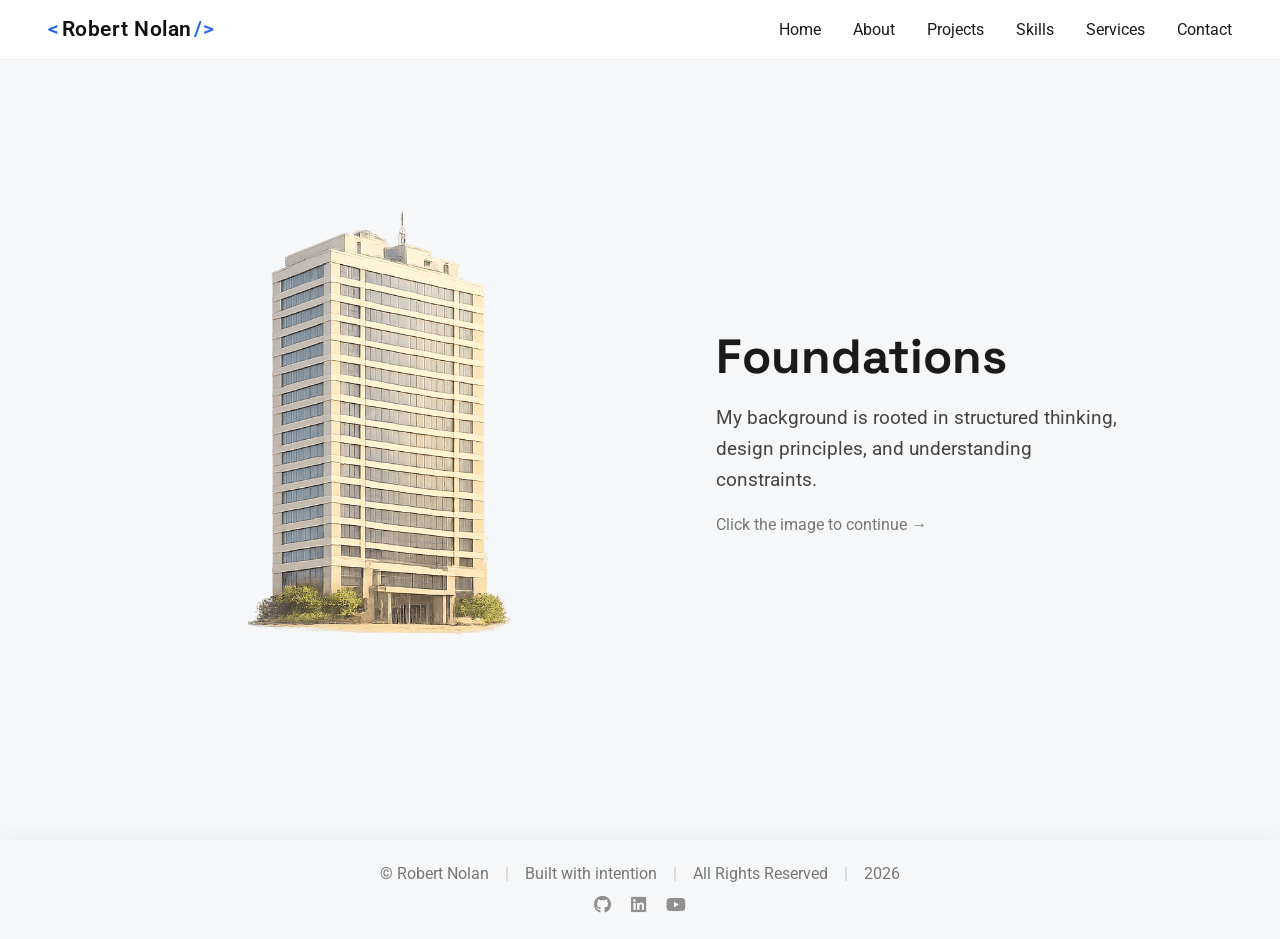
<file: index.html>
<!DOCTYPE html>
<html lang="en">

<head>
    <meta charset="UTF-8" />
    <meta name="viewport" content="width=device-width, initial-scale=1.0" />
    <title>Robert Nolan | Portfolio</title>

    <!-- CSS Link -->
    <link rel="stylesheet" href="css/style.css" />

    <!-- Google Fonts -->
    <link href="https://fonts.googleapis.com/css2?family=Inter:wght@400;500;700&display=swap" rel="stylesheet">
    <link
        href="https://fonts.googleapis.com/css2?family=Roboto:wght@400;500&family=Space+Grotesk:wght@400;600;700&display=swap"
        rel="stylesheet">

    <!-- Font Awesome -->
    <link rel="stylesheet" href="https://cdnjs.cloudflare.com/ajax/libs/font-awesome/6.5.1/css/all.min.css"
        referrerpolicy="no-referrer" />

</head>

<body>

    <!-- Navbar -->
    <nav class="navbar">
        <a href="index.html" class="nav-logo-link" aria-label="Go to homepage">
            <div class="nav-logo">
                <span class="bracket">&lt;</span>
                <span class="name full">Robert Nolan </span>
                <span class="name short">RN</span>
                <span class="bracket">/&gt;</span>
            </div>
        </a>

        <!-- Hamburger menu button (visible on mobile) -->
        <button class="nav-toggle" aria-label="Toggle navigation">
            <span></span>
            <span></span>
            <span></span>
        </button>

        <ul class="nav-links">
            <li><a href="index.html">Home</a></li>
            <li><a href="about.html">About</a></li>
            <li><a href="projects.html">Projects</a></li>
            <li><a href="skills.html">Skills</a></li>
            <li><a href="services.html">Services</a></li>
            <li><a href="contact.html">Contact</a></li>
        </ul>
    </nav>
    <!-- End of Navbar -->


    <!-- Main Content -->
    <main class="hero">
        <div class="hero-content">

            <img id="hero-image" src="assets/images/stage_0_building.png" loading="lazy" alt="Architectural Building" />

            <div class="hero-text">
                <h1 id="hero-title">Foundations</h1>
                <p id="hero-description">
                    My background is rooted in structured thinking, design principles,
                    and understanding constraints.
                </p>
                <span class="hint">Click the image to continue →</span>
            </div>

        </div>
    </main>
    <!-- End of Main Content -->


    <!-- Footer -->
    <footer class="footer">

        <!-- Footer Row 1: Text -->
        <div class="footer-text">
            <span>© Robert Nolan</span>
            <span class="divider">|</span>
            <span>Built with intention</span>
            <span class="divider">|</span>
            <span>All Rights Reserved</span>
            <span class="divider">|</span>
            <span>2026</span>
        </div>

        <!-- Footer Row 2: Social Icons -->
        <div class="footer-socials">

            <a href="https://github.com/rnolan208" target="_blank" rel="noopener" aria-label="GitHub"
                data-tooltip="GitHub">
                <i class="fa-brands fa-github"></i>
            </a>
            <a href="https://www.linkedin.com/in/robert-nolan-15050539a/" target="_blank" rel="noopener"
                aria-label="LinkedIn" data-tooltip="LinkedIn">
                <i class="fa-brands fa-linkedin"></i>
            </a>
            <a href="https://www.youtube.com/@RNCoding_SD" target="_blank" rel="noopener" aria-label="YouTube"
                data-tooltip="YouTube">
                <i class="fa-brands fa-youtube"></i>
            </a>
        </div>

    </footer>
    <!-- End of Footer -->

    <!-- JavaScript Link -->
    <script src="js/script.js"></script>

</body>

</html>
</file>
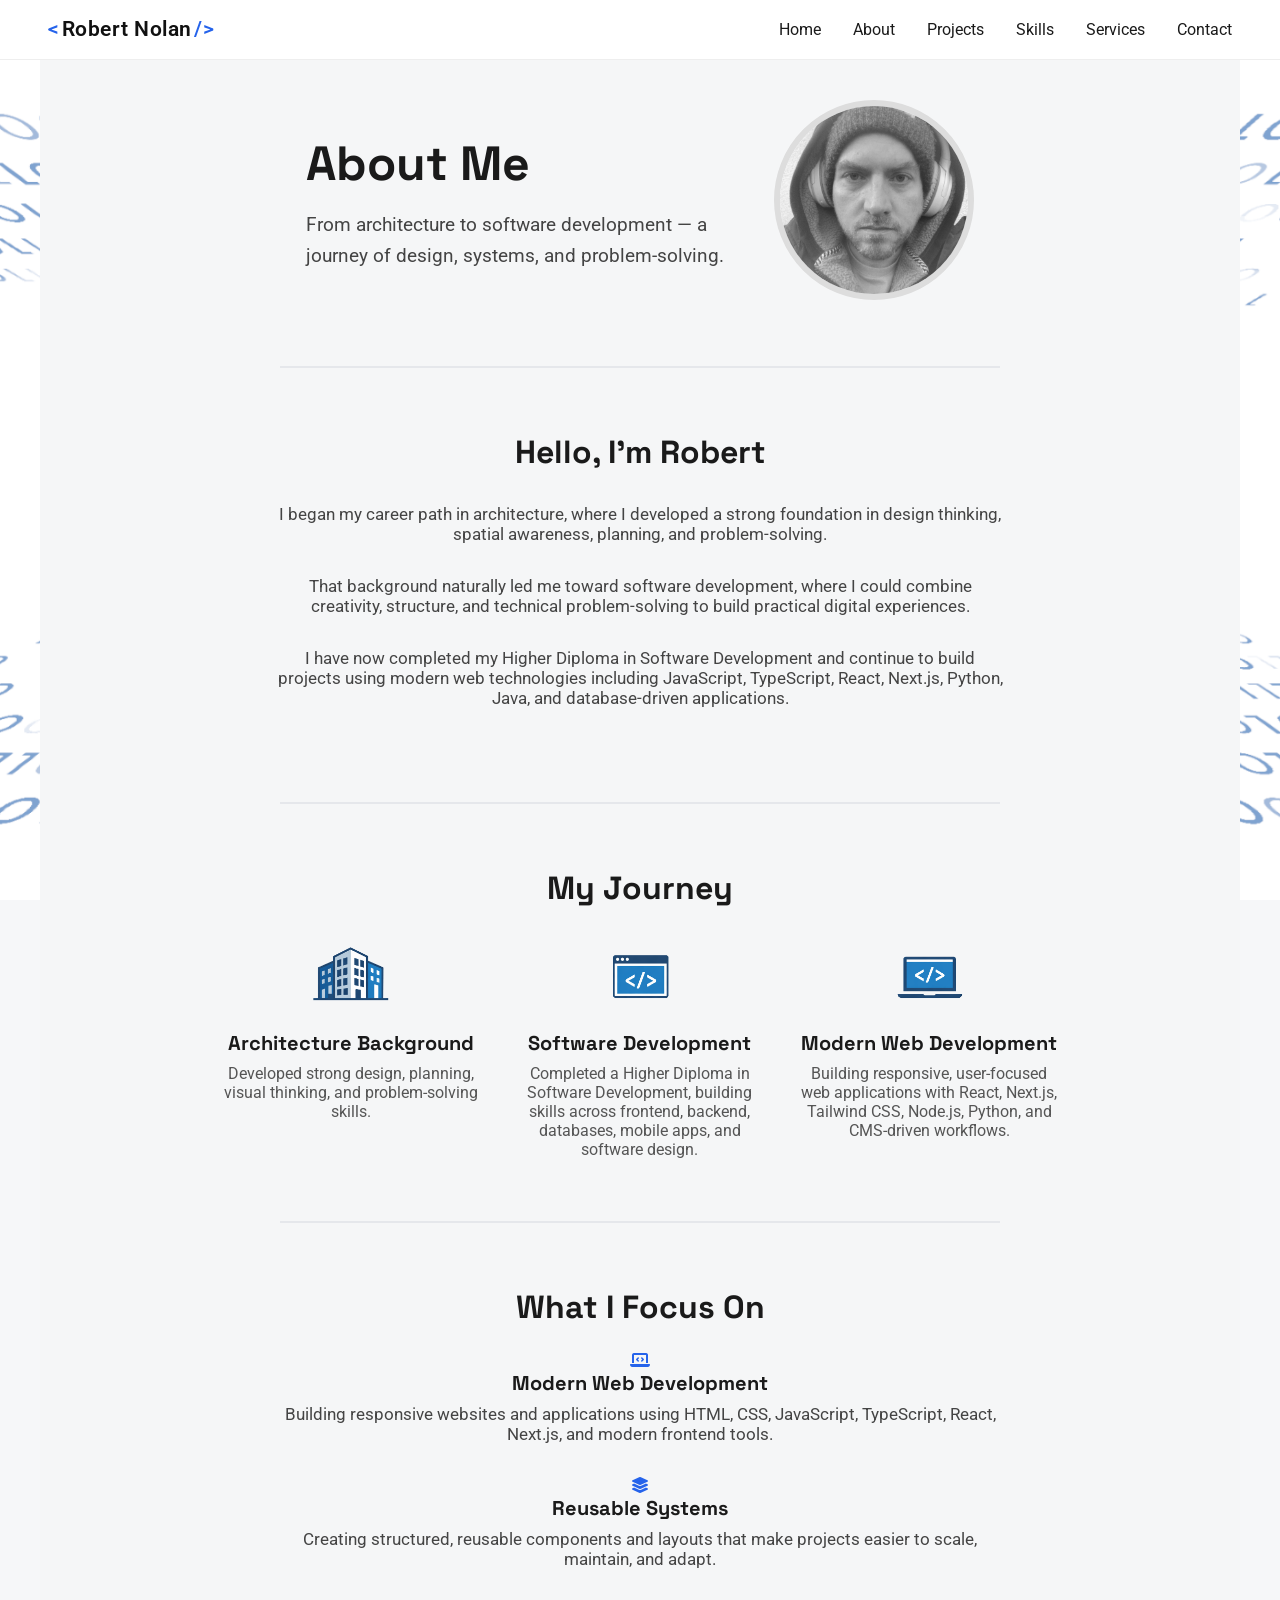
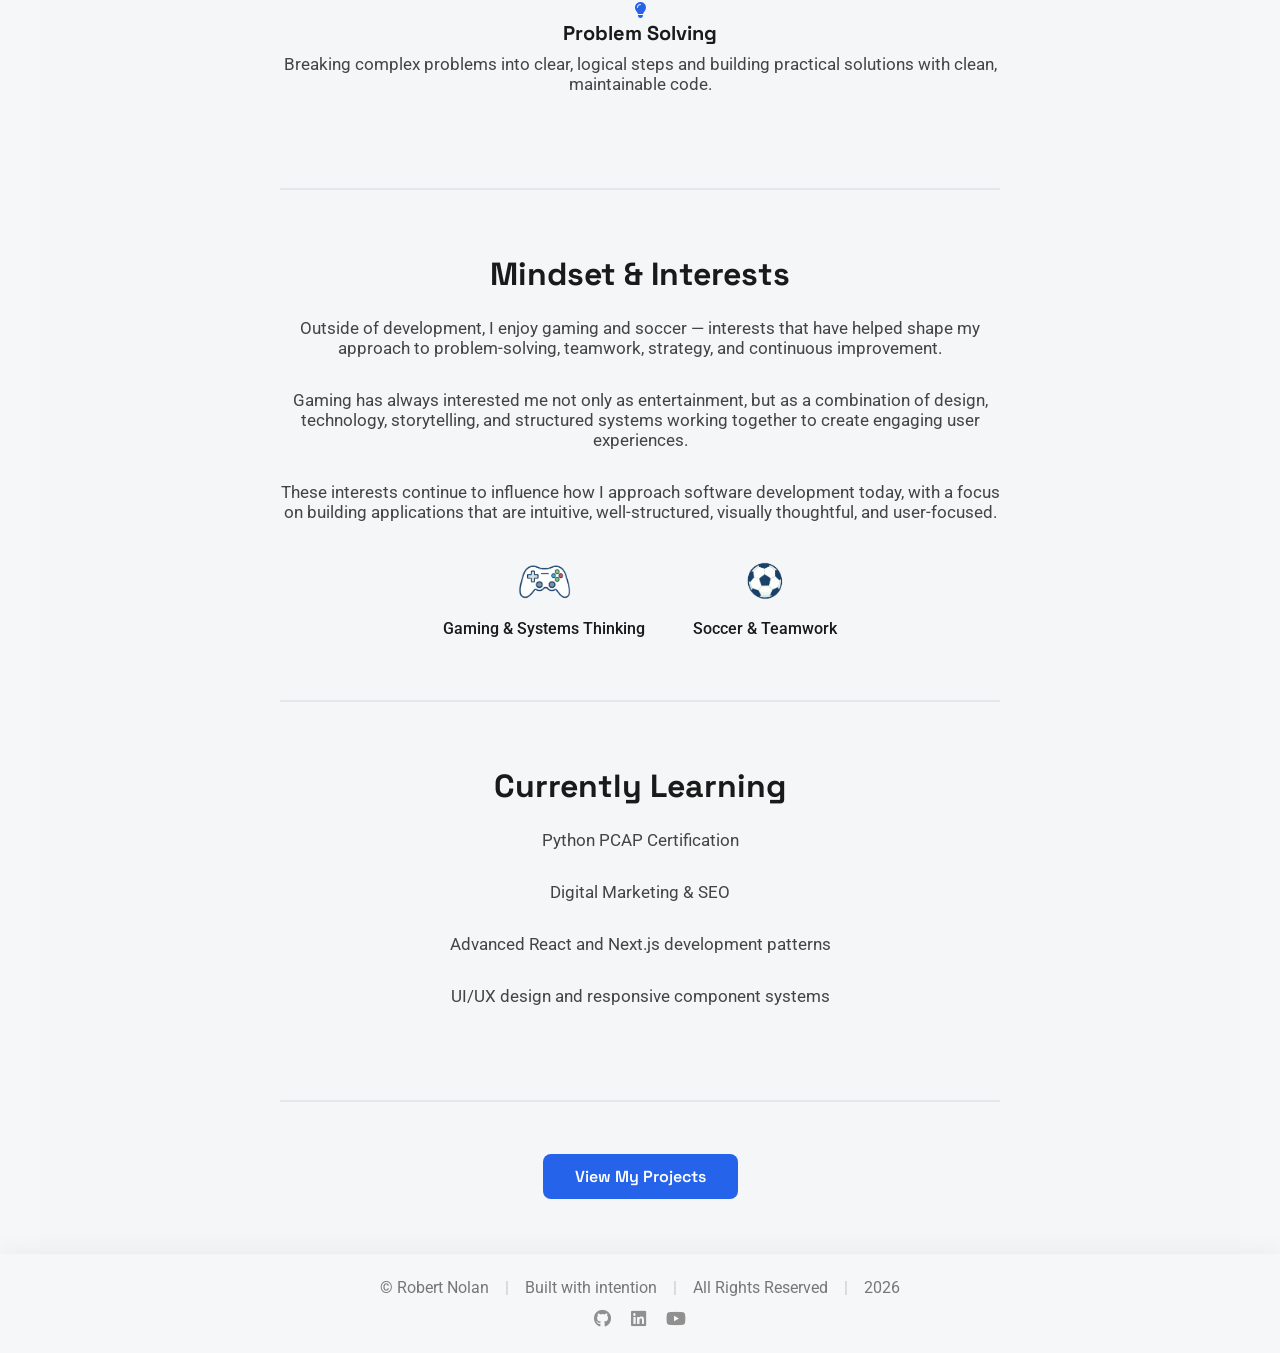
<file: about.html>
<!DOCTYPE html>
<html lang="en">

<head>
    <meta charset="UTF-8" />
    <meta name="viewport" content="width=device-width, initial-scale=1.0" />
    <title>Robert Nolan | About</title>

    <!-- CSS Link -->
    <link rel="stylesheet" href="css/style.css" />

    <!-- Google Fonts -->
    <link href="https://fonts.googleapis.com/css2?family=Inter:wght@400;500;700&display=swap" rel="stylesheet">
    <link
        href="https://fonts.googleapis.com/css2?family=Roboto:wght@400;500&family=Space+Grotesk:wght@400;600;700&display=swap"
        rel="stylesheet">

    <!-- Font Awesome -->
    <link rel="stylesheet" href="https://cdnjs.cloudflare.com/ajax/libs/font-awesome/6.5.1/css/all.min.css"
        referrerpolicy="no-referrer" />

</head>


<body>

    <!-- Navbar -->
    <nav class="navbar">
        <a href="index.html" class="nav-logo-link" aria-label="Go to homepage">
            <div class="nav-logo">
                <span class="bracket">&lt;</span>
                <span class="name full">Robert Nolan </span>
                <span class="name short">RN</span>
                <span class="bracket">/&gt;</span>
            </div>
        </a>

        <!-- Hamburger menu button (visible on mobile) -->
        <button class="nav-toggle" aria-label="Toggle navigation">
            <span></span>
            <span></span>
            <span></span>
        </button>

        <ul class="nav-links">
            <li><a href="index.html">Home</a></li>
            <li><a href="about.html">About</a></li>
            <li><a href="projects.html">Projects</a></li>
            <li><a href="skills.html">Skills</a></li>
            <li><a href="services.html">Services</a></li>
            <li><a href="contact.html">Contact</a></li>
        </ul>
    </nav>
    <!-- End of Navbar -->


    <!-- Main Content -->
    <!-- Hero Section -->

    <section class="page-wrapper">
        <div class="page-container">


            <section class="about-hero">
                <div class="hero-text">
                    <h1>About Me</h1>
                    <p>From architecture to software development — a journey of design, systems, and problem-solving.
                    </p>
                </div>

                <div class="hero-photo">
                    <img src="assets/profile_photo/IMG_7065.jpeg" loading="lazy" alt="Robert Nolan Profile Photo">
                </div>
            </section>
            <!-- End of Hero Section -->


            <!-- Intro Section -->
            <section class="about-intro">
                <div class="intro-text">
                    <h2>Hello, I'm Robert</h2>

                    <p>
                        I began my career path in architecture, where I developed a strong foundation in design
                        thinking,
                        spatial awareness, planning, and problem-solving.
                    </p>

                    <p>
                        That background naturally led me toward software development, where I could combine creativity,
                        structure, and technical problem-solving to build practical digital experiences.
                    </p>

                    <p>
                        I have now completed my Higher Diploma in Software Development and continue to build projects
                        using
                        modern web technologies including JavaScript, TypeScript, React, Next.js, Python, Java, and
                        database-driven applications.
                    </p>
                </div>
            </section>
            <!-- End of Intro Section -->


            <!-- Timeline Section -->
            <section class="about-timeline">
                <h2>My Journey</h2>

                <div class="timeline">
                    <div class="timeline-item">
                        <img src="assets/icons/architecture.png" loading="lazy" alt="Architecture Degree Icon">
                        <h3>Architecture Background</h3>
                        <p>Developed strong design, planning, visual thinking, and problem-solving skills.</p>
                    </div>

                    <div class="timeline-item">
                        <img src="assets/icons/developer_icon.png" loading="lazy" alt="Software Development Icon">
                        <h3>Software Development</h3>
                        <p>Completed a Higher Diploma in Software Development, building skills across frontend, backend,
                            databases, mobile apps, and software design.</p>
                    </div>

                    <div class="timeline-item">
                        <img src="assets/icons/coding.png" loading="lazy" alt="Modern Web Developer Icon">
                        <h3>Modern Web Development</h3>
                        <p>Building responsive, user-focused web applications with React, Next.js, Tailwind CSS,
                            Node.js, Python, and CMS-driven workflows.</p>
                    </div>
                </div>
            </section>
            <!-- End of Timeline Section -->


            <!-- Focus Section -->
            <section class="about-focus">
                <h2>What I Focus On</h2>

                <div class="focus-grid">

                    <div class="focus-card">
                        <i class="fa-solid fa-laptop-code"></i>
                        <h3>Modern Web Development</h3>
                        <p>
                            Building responsive websites and applications using HTML, CSS, JavaScript, TypeScript,
                            React, Next.js, and modern frontend tools.
                        </p>
                    </div>

                    <div class="focus-card">
                        <i class="fa-solid fa-layer-group"></i>
                        <h3>Reusable Systems</h3>
                        <p>
                            Creating structured, reusable components and layouts that make projects easier to scale,
                            maintain, and adapt.
                        </p>
                    </div>

                    <div class="focus-card">
                        <i class="fa-solid fa-lightbulb"></i>
                        <h3>Problem Solving</h3>
                        <p>
                            Breaking complex problems into clear, logical steps and building practical solutions with
                            clean, maintainable code.
                        </p>
                    </div>

                </div>
            </section>
            <!-- End of Focus Section -->


            <!-- Mindset & Interests -->
            <section class="about-mindset">
                <h2>Mindset & Interests</h2>

                <p>
                    Outside of development, I enjoy gaming and soccer — interests that have helped shape
                    my approach to problem-solving, teamwork, strategy, and continuous improvement.
                </p>

                <p>
                    Gaming has always interested me not only as entertainment, but as a combination of
                    design, technology, storytelling, and structured systems working together to create
                    engaging user experiences.
                </p>

                <p>
                    These interests continue to influence how I approach software development today,
                    with a focus on building applications that are intuitive, well-structured,
                    visually thoughtful, and user-focused.
                </p>

                <div class="interests">
                    <div class="interest-item">
                        <img src="assets/icons/game_controller.png" loading="lazy" alt="Gaming Icon">
                        <span>Gaming & Systems Thinking</span>
                    </div>

                    <div class="interest-item">
                        <img src="assets/icons/soccer_ball.png" loading="lazy" alt="Soccer Icon">
                        <span>Soccer & Teamwork</span>
                    </div>
                </div>
            </section>
            <!-- End of Mindset & Interests -->


            <!-- Currently Learning -->
            <section class="about-learning">
                <h2>Currently Learning</h2>

                <ul>
                    <li>Python PCAP Certification</li>
                    <li>Digital Marketing & SEO</li>
                    <li>Advanced React and Next.js development patterns</li>
                    <li>UI/UX design and responsive component systems</li>
                </ul>
            </section>
            <!-- End of Currently Learning -->

            <!-- Call to Action -->
            <section class="about-cta">
                <a href="projects.html" class="btn-primary">View My Projects</a>
            </section>
            <br>
            <!-- End of Call to Action -->

        </div>
    </section>
    <!-- End of Main Content -->


    <!-- Footer -->
    <footer class="footer">

        <!-- Footer Row 1: Text -->
        <div class="footer-text">
            <span>© Robert Nolan</span>
            <span class="divider">|</span>
            <span>Built with intention</span>
            <span class="divider">|</span>
            <span>All Rights Reserved</span>
            <span class="divider">|</span>
            <span>2026</span>
        </div>

        <!-- Footer Row 2: Social Icons -->
        <div class="footer-socials">

            <a href="https://github.com/rnolan208" target="_blank" rel="noopener" aria-label="GitHub"
                data-tooltip="GitHub">
                <i class="fa-brands fa-github"></i>
            </a>
            <a href="https://www.linkedin.com/in/robert-nolan-15050539a/" target="_blank" rel="noopener"
                aria-label="LinkedIn" data-tooltip="LinkedIn">
                <i class="fa-brands fa-linkedin"></i>
            </a>
            <a href="https://www.youtube.com/@RNCoding_SD" target="_blank" rel="noopener" aria-label="YouTube"
                data-tooltip="YouTube">
                <i class="fa-brands fa-youtube"></i>
            </a>
        </div>

    </footer>
    <!-- End of Footer -->


    <!-- Back To Top Button -->
    <button class="back-to-top" aria-label="Back to top">
        <i class="fa-solid fa-arrow-up-long"></i>
    </button>
    <!-- End of Back To Top Button -->


    <!-- JavaScript Link -->
    <script src="js/script.js"></script>

</body>

</html>
</file>
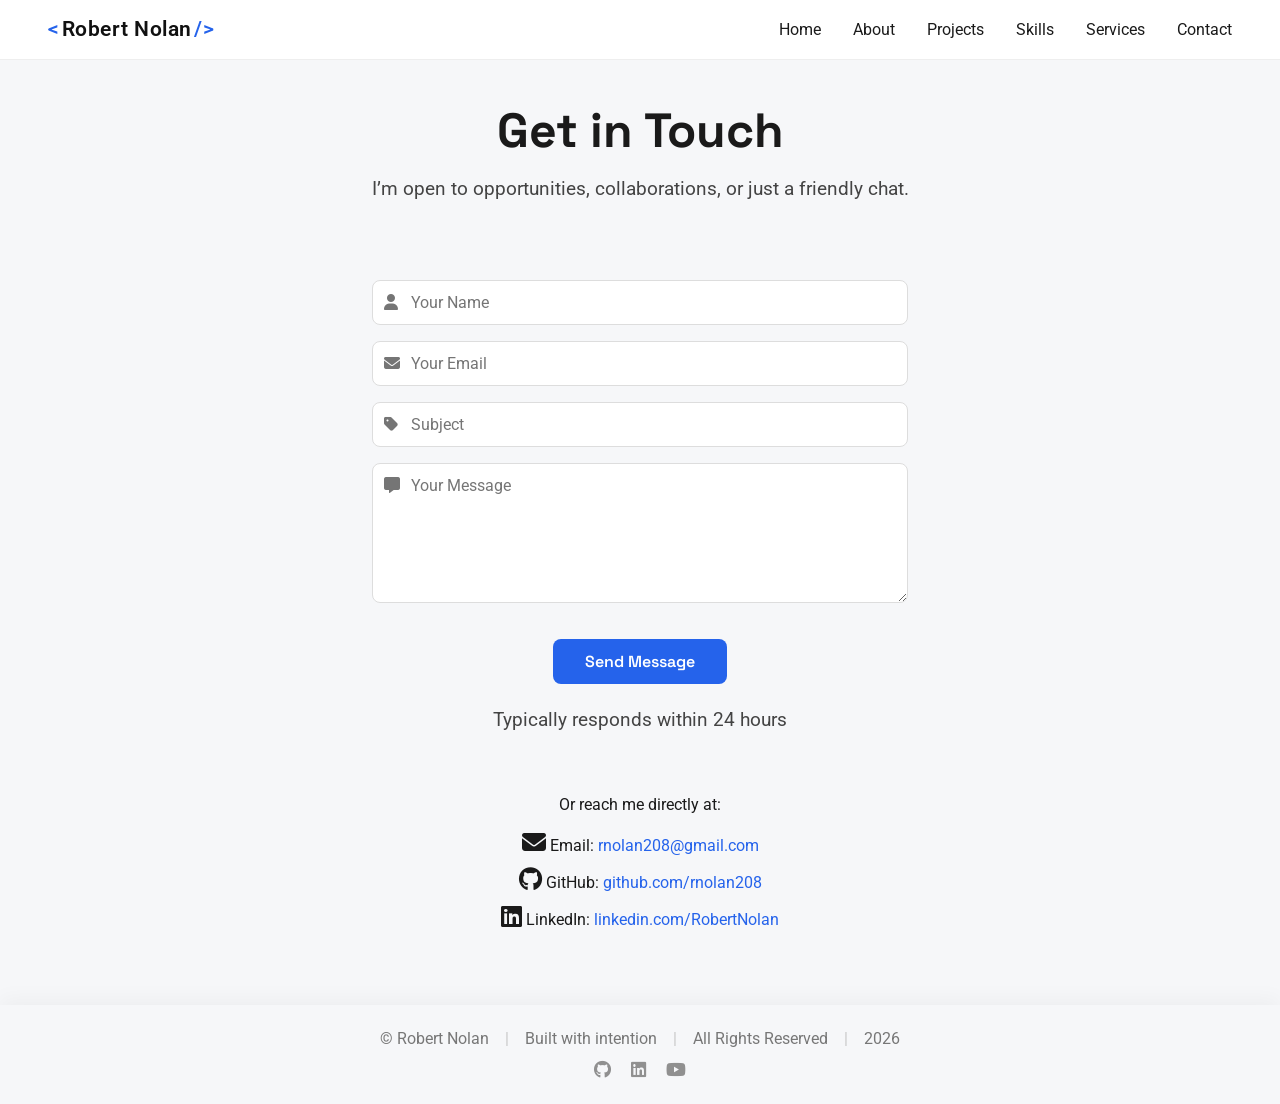
<file: contact.html>
<!DOCTYPE html>
<html lang="en">

<head>
    <meta charset="UTF-8" />
    <meta name="viewport" content="width=device-width, initial-scale=1.0" />
    <title>Robert Nolan | Contact</title>

    <!-- CSS Link -->
    <link rel="stylesheet" href="css/style.css" />

    <!-- Google Fonts -->
    <link href="https://fonts.googleapis.com/css2?family=Inter:wght@400;500;700&display=swap" rel="stylesheet">
    <link
        href="https://fonts.googleapis.com/css2?family=Roboto:wght@400;500&family=Space+Grotesk:wght@400;600;700&display=swap"
        rel="stylesheet">

    <!-- Font Awesome -->
    <link rel="stylesheet" href="https://cdnjs.cloudflare.com/ajax/libs/font-awesome/6.5.1/css/all.min.css"
        referrerpolicy="no-referrer" />


</head>

<body>

    <!-- Navbar -->
    <nav class="navbar">
        <a href="index.html" class="nav-logo-link" aria-label="Go to homepage">
            <div class="nav-logo">
                <span class="bracket">&lt;</span>
                <span class="name full">Robert Nolan </span>
                <span class="name short">RN</span>
                <span class="bracket">/&gt;</span>
            </div>
        </a>

        <!-- Hamburger menu button (visible on mobile) -->
        <button class="nav-toggle" aria-label="Toggle navigation">
            <span></span>
            <span></span>
            <span></span>
        </button>

        <ul class="nav-links">
            <li><a href="index.html">Home</a></li>
            <li><a href="about.html">About</a></li>
            <li><a href="projects.html">Projects</a></li>
            <li><a href="skills.html">Skills</a></li>
            <li><a href="services.html">Services</a></li>
            <li><a href="contact.html">Contact</a></li>
        </ul>
    </nav>
    <!-- End of Navbar -->


    <!-- Main Content -->
    <!-- Hero / Intro -->
    <section class="contact-hero">
        <h1>Get in Touch</h1>
        <p>I’m open to opportunities, collaborations, or just a friendly chat.</p>
    </section>

    <!-- Contact Form -->
    <section class="contact-form-section">
        <form class="contact-form" name="contact" method="POST" data-netlify="true" netlify-honeypot="bot-field">

            <div class="input-group">
                <i class="fa-solid fa-user"></i>
                <input type="text" name="name" placeholder="Your Name" required>
            </div>

            <div class="input-group">
                <i class="fa-solid fa-envelope"></i>
                <input type="email" name="email" placeholder="Your Email" required>
            </div>

            <div class="input-group">
                <i class="fa-solid fa-tag"></i>
                <input type="text" name="subject" placeholder="Subject">
            </div>

            <div class="input-group">
                <i class="fa-solid fa-message"></i>
                <textarea name="message" rows="6" placeholder="Your Message" required></textarea>
            </div>

            <button type="submit" class="btn-primary">Send Message</button>
        </form>

        <p class="contact-response-time">Typically responds within 24 hours</p>
    </section>

    <!-- Alternative Contact Options -->
    <section class="contact-alternatives">
        <p>Or reach me directly at:</p>
        <ul>
            <li>
                <i class="fas fa-envelope contact-icon"></i>
                Email: <a href="mailto:rnolan208@gmail.com">rnolan208@gmail.com</a>
            </li>
            <li>
                <i class="fab fa-github contact-icon"></i>
                GitHub: <a href="https://github.com/rnolan208" target="_blank">github.com/rnolan208</a>
            </li>
            <li>
                <i class="fab fa-linkedin contact-icon"></i>
                LinkedIn: <a href="https://www.linkedin.com/in/robert-nolan-15050539a/"
                    target="_blank">linkedin.com/RobertNolan</a>
            </li>
        </ul>
    </section>

    <!-- End of Main Content -->


    <!-- Footer -->
    <footer class="footer">

        <!-- Footer Row 1: Text -->
        <div class="footer-text">
            <span>© Robert Nolan</span>
            <span class="divider">|</span>
            <span>Built with intention</span>
            <span class="divider">|</span>
            <span>All Rights Reserved</span>
            <span class="divider">|</span>
            <span>2026</span>
        </div>

        <!-- Footer Row 2: Social Icons -->
        <div class="footer-socials">

            <a href="https://github.com/rnolan208" target="_blank" rel="noopener" aria-label="GitHub"
                data-tooltip="GitHub">
                <i class="fa-brands fa-github"></i>
            </a>
            <a href="https://www.linkedin.com/in/robert-nolan-15050539a/" target="_blank" rel="noopener"
                aria-label="LinkedIn" data-tooltip="LinkedIn">
                <i class="fa-brands fa-linkedin"></i>
            </a>
            <a href="https://www.youtube.com/@RNCoding_SD" target="_blank" rel="noopener" aria-label="YouTube"
                data-tooltip="YouTube">
                <i class="fa-brands fa-youtube"></i>
            </a>
        </div>

    </footer>
    <!-- End of Footer -->

    <!-- JavaScript Link -->
    <script src="js/script.js"></script>

</body>

</html>
</file>
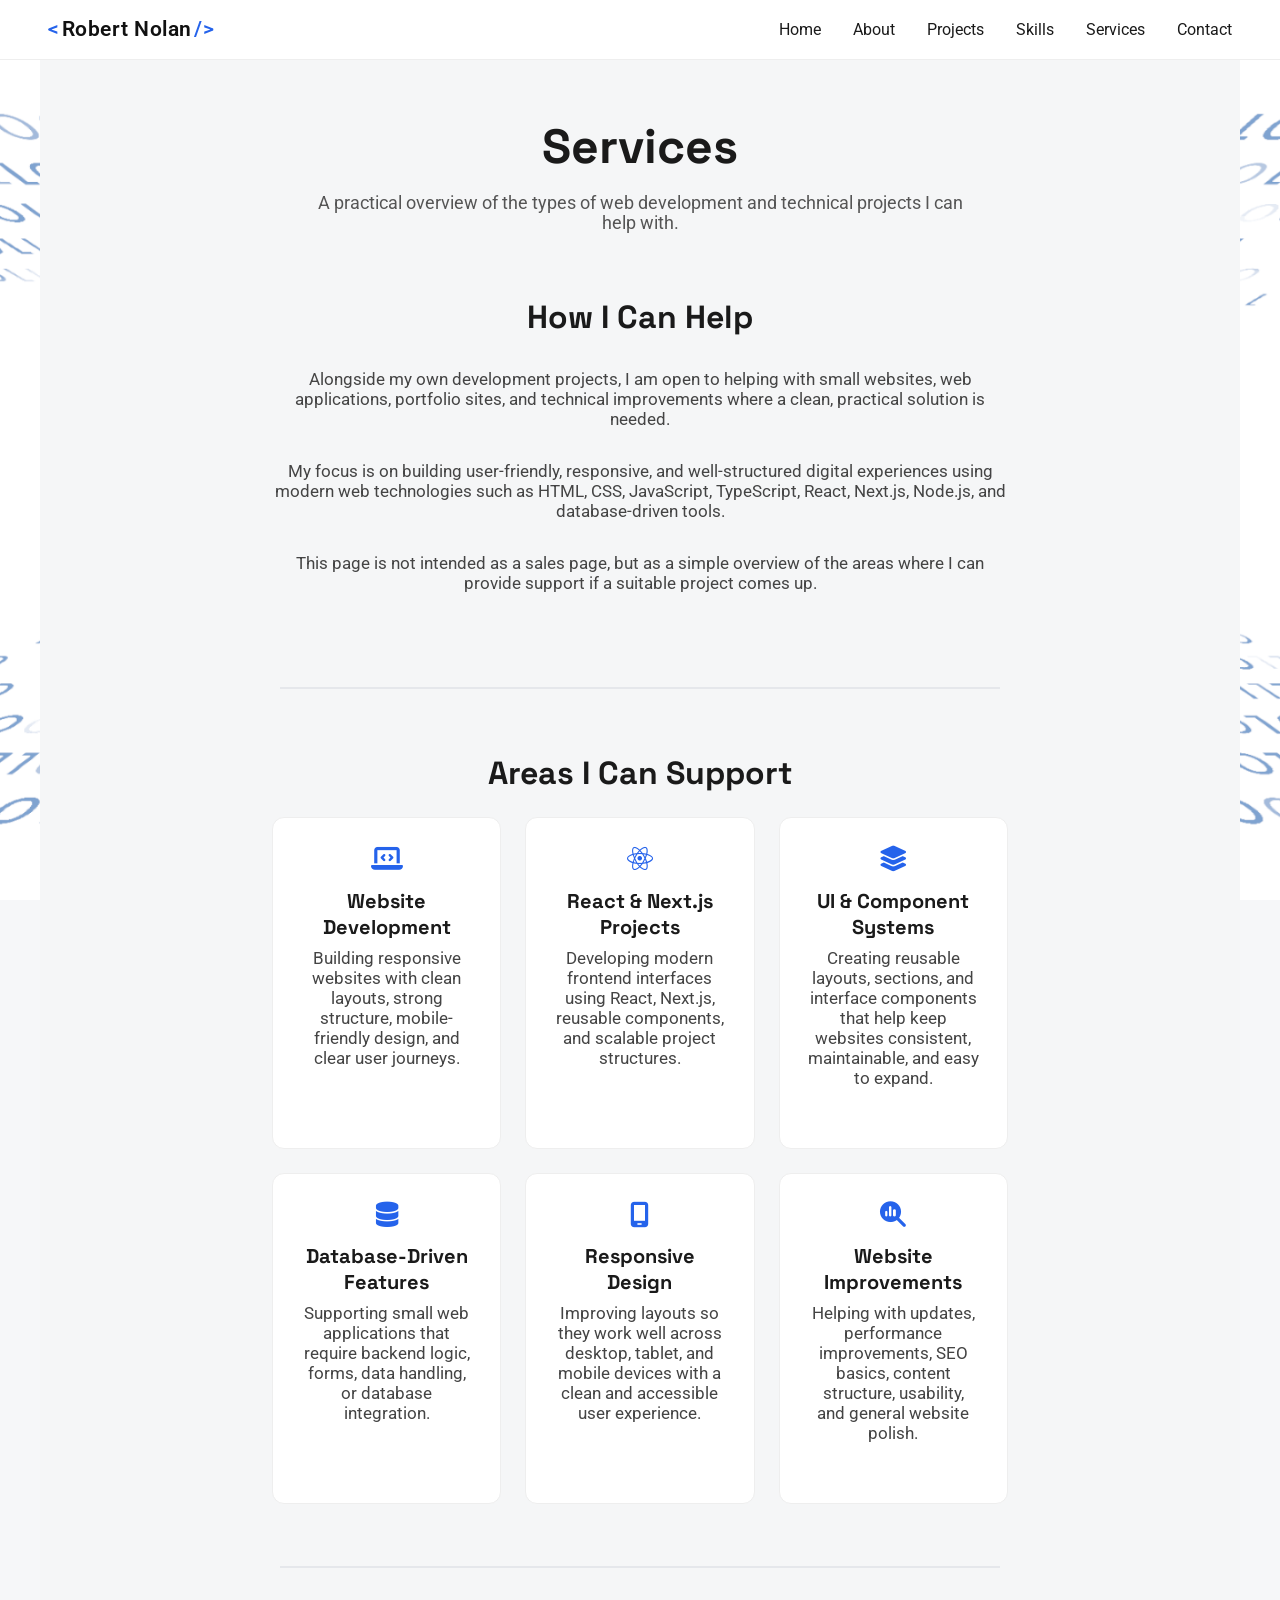
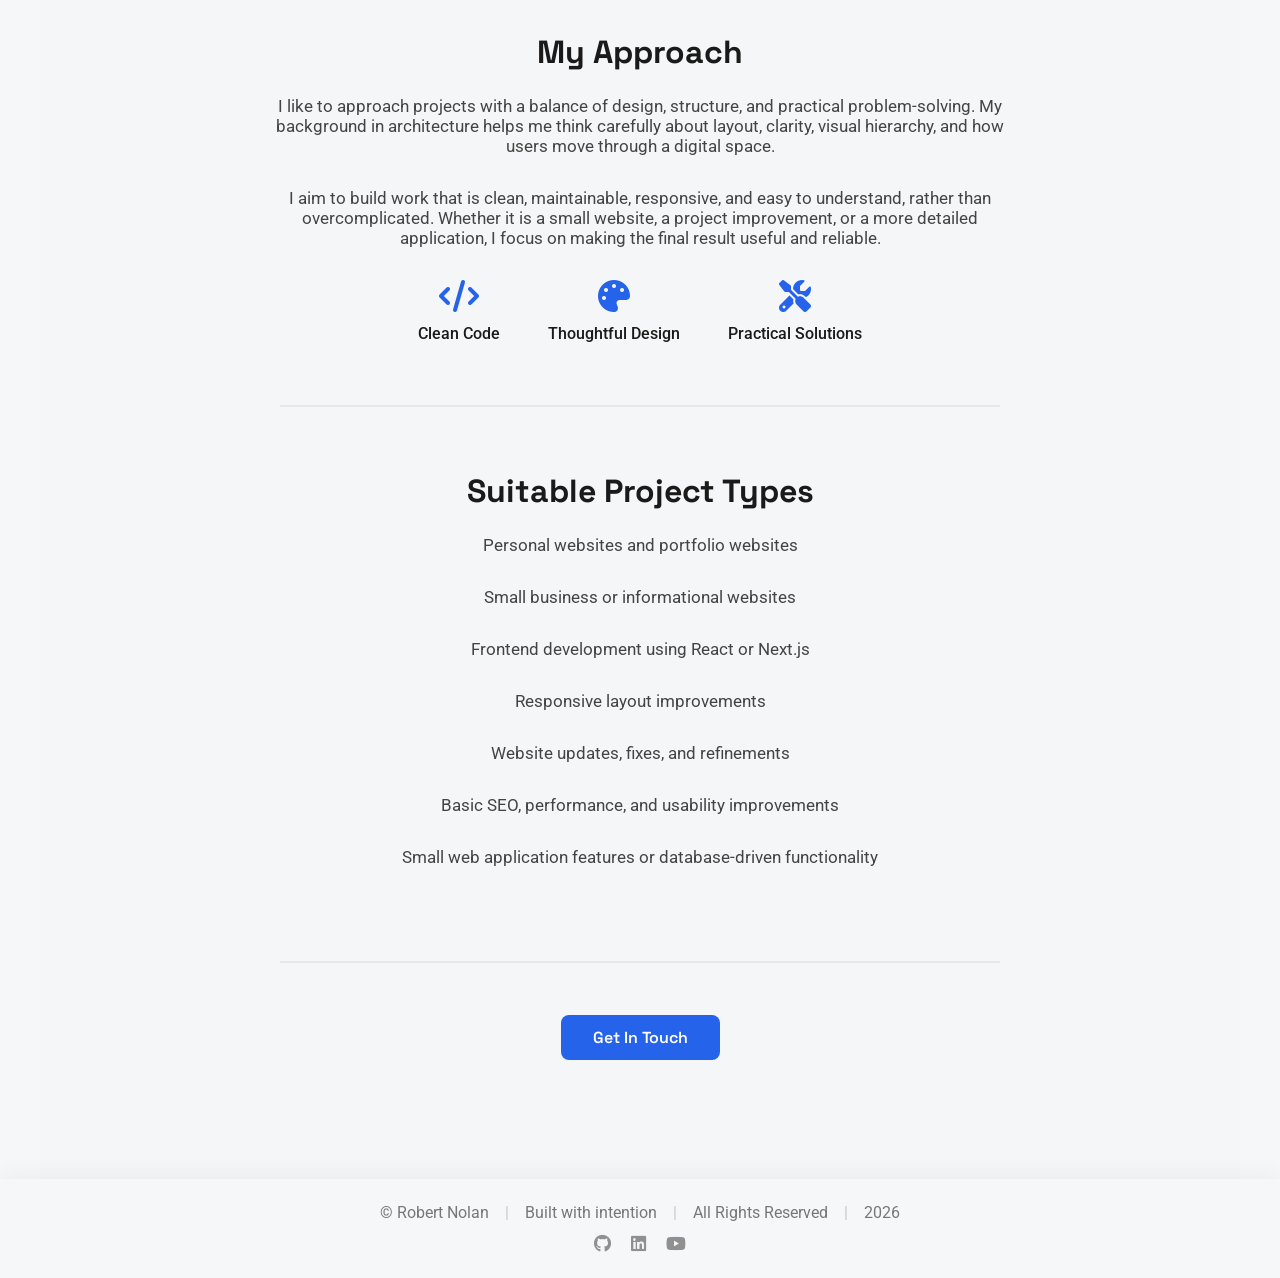
<file: services.html>
<!DOCTYPE html>
<html lang="en">

<head>
    <meta charset="UTF-8" />
    <meta name="viewport" content="width=device-width, initial-scale=1.0" />
    <title>Robert Nolan | Services</title>

    <link rel="stylesheet" href="css/style.css" />

    <link href="https://fonts.googleapis.com/css2?family=Inter:wght@400;500;700&display=swap" rel="stylesheet">
    <link
        href="https://fonts.googleapis.com/css2?family=Roboto:wght@400;500&family=Space+Grotesk:wght@400;600;700&display=swap"
        rel="stylesheet">

    <link rel="stylesheet" href="https://cdnjs.cloudflare.com/ajax/libs/font-awesome/6.5.1/css/all.min.css"
        referrerpolicy="no-referrer" />
</head>

<body>

    <!-- Navbar -->
    <nav class="navbar">
        <a href="index.html" class="nav-logo-link" aria-label="Go to homepage">
            <div class="nav-logo">
                <span class="bracket">&lt;</span>
                <span class="name full">Robert Nolan </span>
                <span class="name short">RN</span>
                <span class="bracket">/&gt;</span>
            </div>
        </a>

        <button class="nav-toggle" aria-label="Toggle navigation">
            <span></span>
            <span></span>
            <span></span>
        </button>

        <ul class="nav-links">
            <li><a href="index.html">Home</a></li>
            <li><a href="about.html">About</a></li>
            <li><a href="projects.html">Projects</a></li>
            <li><a href="skills.html">Skills</a></li>
            <li><a href="services.html">Services</a></li>
            <li><a href="contact.html">Contact</a></li>
        </ul>
    </nav>
    <!-- End of Navbar -->


    <!-- Main Content -->
    <section class="page-wrapper">
        <div class="page-container">

            <main class="services-page">

                <!-- Page Header -->
                <section class="services-header">
                    <h1>Services</h1>
                    <p class="services-intro">
                        A practical overview of the types of web development and technical projects I can help with.
                    </p>
                </section>
                <!-- End of Page Header -->


                <!-- Intro -->
                <section class="about-intro">
                    <div class="intro-text">
                        <h2>How I Can Help</h2>

                        <p>
                            Alongside my own development projects, I am open to helping with small websites,
                            web applications, portfolio sites, and technical improvements where a clean,
                            practical solution is needed.
                        </p>

                        <p>
                            My focus is on building user-friendly, responsive, and well-structured digital
                            experiences using modern web technologies such as HTML, CSS, JavaScript,
                            TypeScript, React, Next.js, Node.js, and database-driven tools.
                        </p>

                        <p>
                            This page is not intended as a sales page, but as a simple overview of the areas
                            where I can provide support if a suitable project comes up.
                        </p>
                    </div>
                </section>
                <!-- End of Intro -->


                <!-- Services Grid -->
                <section class="about-focus">
                    <h2>Areas I Can Support</h2>

                    <div class="focus-grid">

                        <div class="focus-card">
                            <i class="fa-solid fa-laptop-code"></i>
                            <h3>Website Development</h3>
                            <p>
                                Building responsive websites with clean layouts, strong structure,
                                mobile-friendly design, and clear user journeys.
                            </p>
                        </div>

                        <div class="focus-card">
                            <i class="fa-brands fa-react"></i>
                            <h3>React & Next.js Projects</h3>
                            <p>
                                Developing modern frontend interfaces using React, Next.js,
                                reusable components, and scalable project structures.
                            </p>
                        </div>

                        <div class="focus-card">
                            <i class="fa-solid fa-layer-group"></i>
                            <h3>UI & Component Systems</h3>
                            <p>
                                Creating reusable layouts, sections, and interface components that help
                                keep websites consistent, maintainable, and easy to expand.
                            </p>
                        </div>

                        <div class="focus-card">
                            <i class="fa-solid fa-database"></i>
                            <h3>Database-Driven Features</h3>
                            <p>
                                Supporting small web applications that require backend logic,
                                forms, data handling, or database integration.
                            </p>
                        </div>

                        <div class="focus-card">
                            <i class="fa-solid fa-mobile-screen"></i>
                            <h3>Responsive Design</h3>
                            <p>
                                Improving layouts so they work well across desktop, tablet,
                                and mobile devices with a clean and accessible user experience.
                            </p>
                        </div>

                        <div class="focus-card">
                            <i class="fa-solid fa-magnifying-glass-chart"></i>
                            <h3>Website Improvements</h3>
                            <p>
                                Helping with updates, performance improvements, SEO basics,
                                content structure, usability, and general website polish.
                            </p>
                        </div>

                    </div>
                </section>
                <!-- End of Services Grid -->


                <!-- Working Style -->
                <section class="about-mindset">
                    <h2>My Approach</h2>

                    <p>
                        I like to approach projects with a balance of design, structure, and practical
                        problem-solving. My background in architecture helps me think carefully about layout,
                        clarity, visual hierarchy, and how users move through a digital space.
                    </p>

                    <p>
                        I aim to build work that is clean, maintainable, responsive, and easy to understand,
                        rather than overcomplicated. Whether it is a small website, a project improvement,
                        or a more detailed application, I focus on making the final result useful and reliable.
                    </p>

                    <div class="interests">
                        <div class="interest-item">
                            <i class="fa-solid fa-code"></i>
                            <span>Clean Code</span>
                        </div>

                        <div class="interest-item">
                            <i class="fa-solid fa-palette"></i>
                            <span>Thoughtful Design</span>
                        </div>

                        <div class="interest-item">
                            <i class="fa-solid fa-screwdriver-wrench"></i>
                            <span>Practical Solutions</span>
                        </div>
                    </div>
                </section>
                <!-- End of Working Style -->


                <!-- Project Types -->
                <section class="about-learning">
                    <h2>Suitable Project Types</h2>

                    <ul>
                        <li>Personal websites and portfolio websites</li>
                        <li>Small business or informational websites</li>
                        <li>Frontend development using React or Next.js</li>
                        <li>Responsive layout improvements</li>
                        <li>Website updates, fixes, and refinements</li>
                        <li>Basic SEO, performance, and usability improvements</li>
                        <li>Small web application features or database-driven functionality</li>
                    </ul>
                </section>
                <!-- End of Project Types -->


                <!-- CTA -->
                <section class="about-cta">
                    <a href="contact.html" class="btn-primary">Get In Touch</a>
                </section>

                <br>

            </main>

        </div>
    </section>
    <!-- End of Main Content -->


    <!-- Footer -->
    <footer class="footer">

        <div class="footer-text">
            <span>© Robert Nolan</span>
            <span class="divider">|</span>
            <span>Built with intention</span>
            <span class="divider">|</span>
            <span>All Rights Reserved</span>
            <span class="divider">|</span>
            <span>2026</span>
        </div>

        <div class="footer-socials">

            <a href="https://github.com/rnolan208" target="_blank" rel="noopener" aria-label="GitHub"
                data-tooltip="GitHub">
                <i class="fa-brands fa-github"></i>
            </a>

            <a href="https://www.linkedin.com/in/robert-nolan-15050539a/" target="_blank" rel="noopener"
                aria-label="LinkedIn" data-tooltip="LinkedIn">
                <i class="fa-brands fa-linkedin"></i>
            </a>

            <a href="https://www.youtube.com/@RNCoding_SD" target="_blank" rel="noopener" aria-label="YouTube"
                data-tooltip="YouTube">
                <i class="fa-brands fa-youtube"></i>
            </a>

        </div>

    </footer>
    <!-- End of Footer -->


    <button class="back-to-top" aria-label="Back to top">
        <i class="fa-solid fa-arrow-up-long"></i>
    </button>

    <script src="js/script.js"></script>

</body>

</html>
</file>
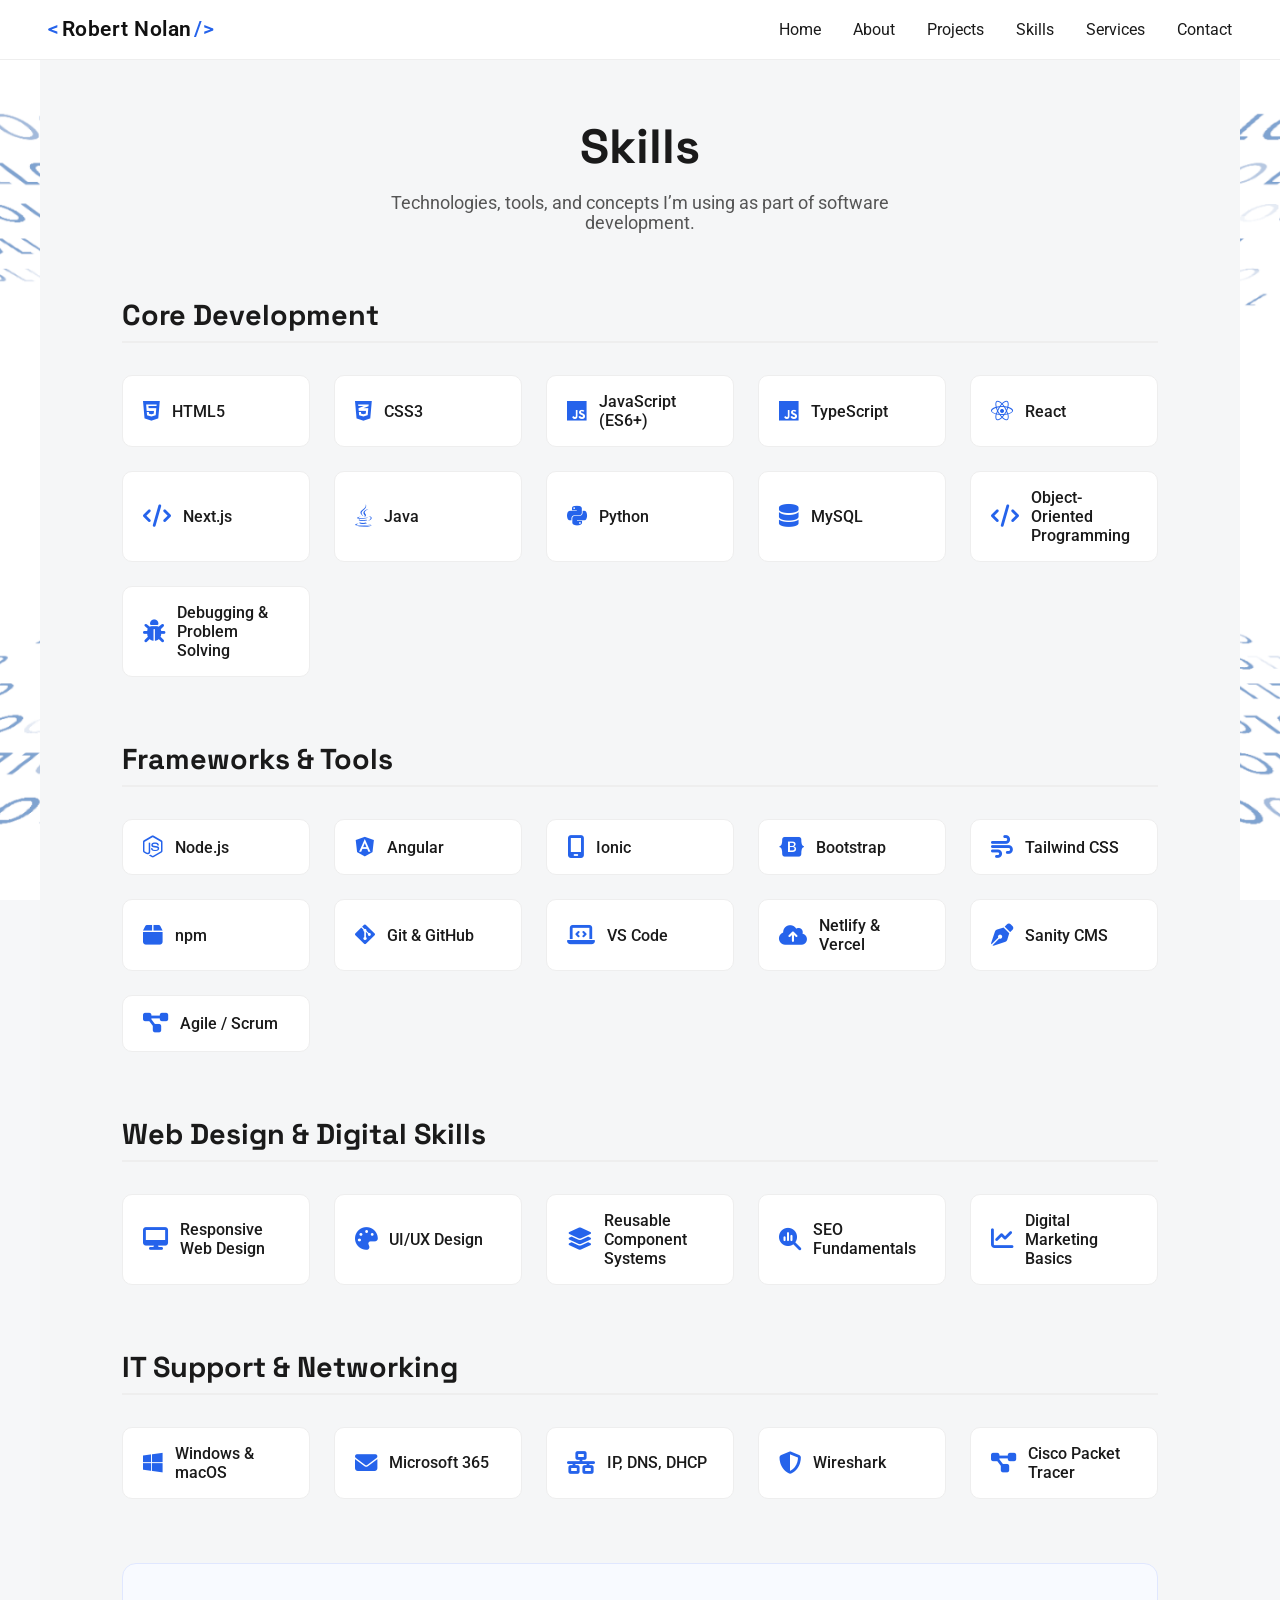
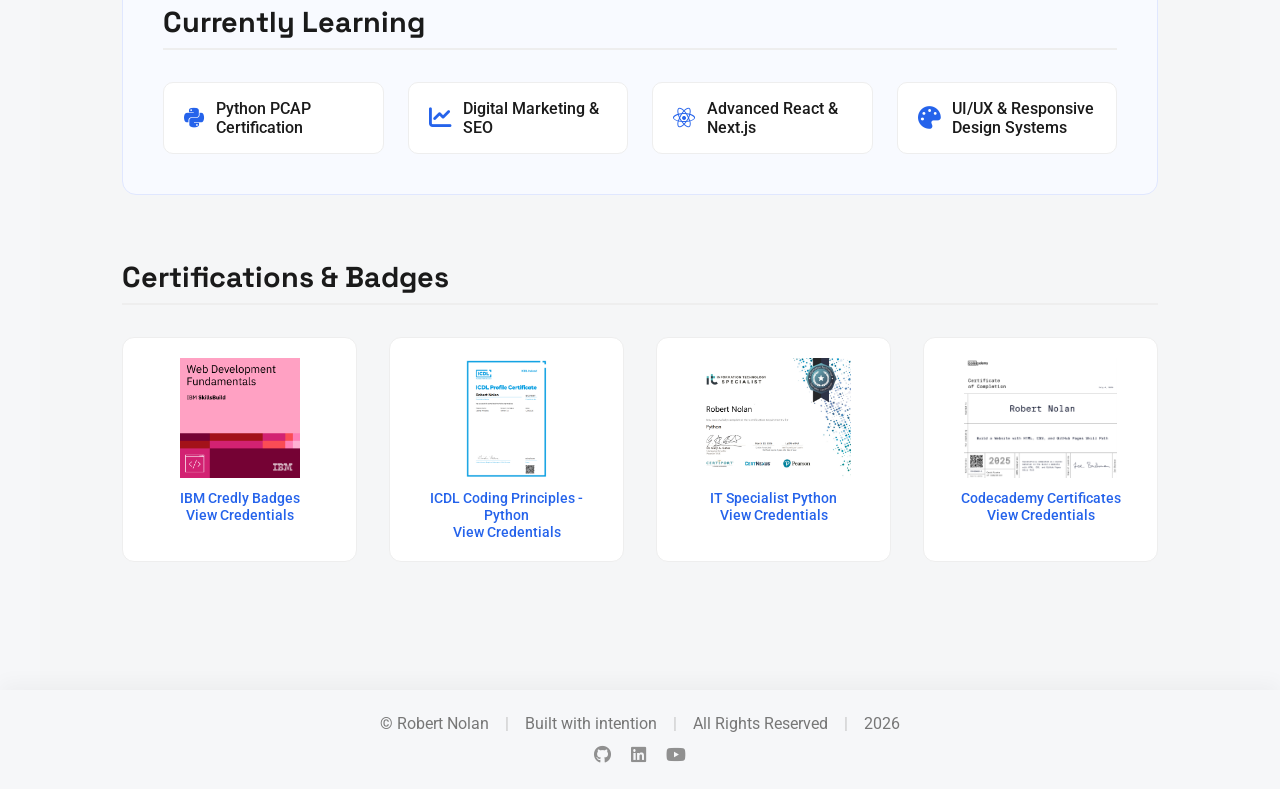
<file: skills.html>
<!DOCTYPE html>
<html lang="en">

<head>
    <meta charset="UTF-8" />
    <meta name="viewport" content="width=device-width, initial-scale=1.0" />
    <title>Robert Nolan | Skills</title>

    <!-- CSS Link -->
    <link rel="stylesheet" href="css/style.css" />

    <!-- Google Fonts -->
    <link href="https://fonts.googleapis.com/css2?family=Inter:wght@400;500;700&display=swap" rel="stylesheet">
    <link
        href="https://fonts.googleapis.com/css2?family=Roboto:wght@400;500&family=Space+Grotesk:wght@400;600;700&display=swap"
        rel="stylesheet">

    <!-- Font Awesome -->
    <link rel="stylesheet" href="https://cdnjs.cloudflare.com/ajax/libs/font-awesome/6.5.1/css/all.min.css"
        referrerpolicy="no-referrer" />

</head>


<body>

    <!-- Navbar -->
    <nav class="navbar">
        <a href="index.html" class="nav-logo-link" aria-label="Go to homepage">
            <div class="nav-logo">
                <span class="bracket">&lt;</span>
                <span class="name full">Robert Nolan </span>
                <span class="name short">RN</span>
                <span class="bracket">/&gt;</span>
            </div>
        </a>

        <!-- Hamburger menu button (visible on mobile) -->
        <button class="nav-toggle" aria-label="Toggle navigation">
            <span></span>
            <span></span>
            <span></span>
        </button>

        <ul class="nav-links">
            <li><a href="index.html">Home</a></li>
            <li><a href="about.html">About</a></li>
            <li><a href="projects.html">Projects</a></li>
            <li><a href="skills.html">Skills</a></li>
            <li><a href="services.html">Services</a></li>
            <li><a href="contact.html">Contact</a></li>
        </ul>
    </nav>
    <!-- End of Navbar -->


    <!-- Main Content -->

    <section class="page-wrapper">
        <div class="page-container">
            <main class="skills-page">

                <!-- Page Header -->
                <section class="skills-header">
                    <h1>Skills</h1>
                    <p class="skills-intro">
                        Technologies, tools, and concepts I’m using as part of software development.
                    </p>
                </section>
                <!-- End of Page Header -->


                <!-- Core Development -->
                <section class="skills-section">
                    <h2>Core Development</h2>

                    <div class="skills-grid">
                        <div class="skill-item">
                            <i class="fa-brands fa-html5"></i>
                            <span>HTML5</span>
                        </div>

                        <div class="skill-item">
                            <i class="fa-brands fa-css3-alt"></i>
                            <span>CSS3</span>
                        </div>

                        <div class="skill-item">
                            <i class="fa-brands fa-js"></i>
                            <span>JavaScript (ES6+)</span>
                        </div>

                        <div class="skill-item">
                            <i class="fa-brands fa-js"></i>
                            <span>TypeScript</span>
                        </div>

                        <div class="skill-item">
                            <i class="fa-brands fa-react"></i>
                            <span>React</span>
                        </div>

                        <div class="skill-item">
                            <i class="fa-solid fa-code"></i>
                            <span>Next.js</span>
                        </div>

                        <div class="skill-item">
                            <i class="fa-brands fa-java"></i>
                            <span>Java</span>
                        </div>

                        <div class="skill-item">
                            <i class="fa-brands fa-python"></i>
                            <span>Python</span>
                        </div>

                        <div class="skill-item">
                            <i class="fa-solid fa-database"></i>
                            <span>MySQL</span>
                        </div>

                        <div class="skill-item">
                            <i class="fa-solid fa-code"></i>
                            <span>Object-Oriented Programming</span>
                        </div>

                        <div class="skill-item">
                            <i class="fa-solid fa-bug"></i>
                            <span>Debugging & Problem Solving</span>
                        </div>
                    </div>
                </section>
                <!-- End of Core Development -->


                <!-- Frameworks and Tools -->
                <section class="skills-section">
                    <h2>Frameworks & Tools</h2>

                    <div class="skills-grid">
                        <div class="skill-item">
                            <i class="fa-brands fa-node-js"></i>
                            <span>Node.js</span>
                        </div>

                        <div class="skill-item">
                            <i class="fa-brands fa-angular"></i>
                            <span>Angular</span>
                        </div>

                        <div class="skill-item">
                            <i class="fa-solid fa-mobile-screen"></i>
                            <span>Ionic</span>
                        </div>

                        <div class="skill-item">
                            <i class="fa-brands fa-bootstrap"></i>
                            <span>Bootstrap</span>
                        </div>

                        <div class="skill-item">
                            <i class="fa-solid fa-wind"></i>
                            <span>Tailwind CSS</span>
                        </div>

                        <div class="skill-item">
                            <i class="fa-solid fa-box"></i>
                            <span>npm</span>
                        </div>

                        <div class="skill-item">
                            <i class="fa-brands fa-git-alt"></i>
                            <span>Git & GitHub</span>
                        </div>

                        <div class="skill-item">
                            <i class="fa-solid fa-laptop-code"></i>
                            <span>VS Code</span>
                        </div>

                        <div class="skill-item">
                            <i class="fa-solid fa-cloud-arrow-up"></i>
                            <span>Netlify & Vercel</span>
                        </div>

                        <div class="skill-item">
                            <i class="fa-solid fa-pen-nib"></i>
                            <span>Sanity CMS</span>
                        </div>

                        <div class="skill-item">
                            <i class="fa-solid fa-diagram-project"></i>
                            <span>Agile / Scrum</span>
                        </div>
                    </div>
                </section>
                <!-- End of Frameworks and Tools -->


                <!-- Web Design & Digital Skills -->
                <section class="skills-section">
                    <h2>Web Design & Digital Skills</h2>

                    <div class="skills-grid">
                        <div class="skill-item">
                            <i class="fa-solid fa-desktop"></i>
                            <span>Responsive Web Design</span>
                        </div>

                        <div class="skill-item">
                            <i class="fa-solid fa-palette"></i>
                            <span>UI/UX Design</span>
                        </div>

                        <div class="skill-item">
                            <i class="fa-solid fa-layer-group"></i>
                            <span>Reusable Component Systems</span>
                        </div>

                        <div class="skill-item">
                            <i class="fa-solid fa-magnifying-glass-chart"></i>
                            <span>SEO Fundamentals</span>
                        </div>

                        <div class="skill-item">
                            <i class="fa-solid fa-chart-line"></i>
                            <span>Digital Marketing Basics</span>
                        </div>
                    </div>
                </section>
                <!-- End of Web Design & Digital Skills -->


                <!-- IT Support & Networking -->
                <section class="skills-section">
                    <h2>IT Support & Networking</h2>

                    <div class="skills-grid">
                        <div class="skill-item">
                            <i class="fa-brands fa-windows"></i>
                            <span>Windows & macOS</span>
                        </div>

                        <div class="skill-item">
                            <i class="fa-solid fa-envelope"></i>
                            <span>Microsoft 365</span>
                        </div>

                        <div class="skill-item">
                            <i class="fa-solid fa-network-wired"></i>
                            <span>IP, DNS, DHCP</span>
                        </div>

                        <div class="skill-item">
                            <i class="fa-solid fa-shield-halved"></i>
                            <span>Wireshark</span>
                        </div>

                        <div class="skill-item">
                            <i class="fa-solid fa-diagram-project"></i>
                            <span>Cisco Packet Tracer</span>
                        </div>
                    </div>
                </section>
                <!-- End of IT Support & Networking -->


                <!-- Currently Learning -->
                <section class="skills-section learning">
                    <h2>Currently Learning</h2>

                    <div class="skills-grid">
                        <div class="skill-item">
                            <i class="fa-brands fa-python"></i>
                            <span>Python PCAP Certification</span>
                        </div>

                        <div class="skill-item">
                            <i class="fa-solid fa-chart-line"></i>
                            <span>Digital Marketing & SEO</span>
                        </div>

                        <div class="skill-item">
                            <i class="fa-brands fa-react"></i>
                            <span>Advanced React & Next.js</span>
                        </div>

                        <div class="skill-item">
                            <i class="fa-solid fa-palette"></i>
                            <span>UI/UX & Responsive Design Systems</span>
                        </div>
                    </div>
                </section>
                <!-- End of Currently Learning -->


                <!-- Certifications & Badges -->
                <section class="skills-section certifications">
                    <h2>Certifications & Badges</h2>

                    <div class="certifications-grid">
                        <div class="cert-item">
                            <img src="assets/certs/IBM_Credly_Cert.png" loading="lazy" alt="IBS Credly Badge">
                            <a href="https://www.credly.com/users/robert-nolan.irl" target="_blank" rel="noopener">
                                IBM Credly Badges <br>
                                View Credentials
                            </a>
                        </div>

                        <div class="cert-item">
                            <img src="assets/certs/ICDL_Coding_Principles_Python.png" loading="lazy"
                                alt="ICDL Python Certificate">
                            <a href="https://www.linkedin.com/posts/robert-nolan-15050539a_im-happy-to-share-my-certification-in-coding-activity-7397868926300336128-XB_Z?utm_source=share&utm_medium=member_desktop&rcm=ACoAAGH2fowBFglFASeNpyhFAmE_sDrqEojcapA"
                                target="_blank" rel="noopener">
                                ICDL Coding Principles - Python <br>
                                View Credentials
                            </a>
                        </div>

                        <div class="cert-item">
                            <img src="assets/certs/ITS_Python.png" loading="lazy" alt="ITS Python Certificate">
                            <a href="https://www.linkedin.com/posts/robert-nolan-15050539a_it-specialist-python-was-issued-by-certiport-share-7437080563783737344-3l2c?utm_source=share&utm_medium=member_desktop&rcm=ACoAAGH2fowBFglFASeNpyhFAmE_sDrqEojcapA"
                                target="_blank" rel="noopener">
                                IT Specialist Python <br>
                                View Credentials
                            </a>
                        </div>

                        <div class="cert-item">
                            <img src="assets/certs/Codecademy_Cert.png" loading="lazy" alt="Codecademy">
                            <a href="https://www.codecademy.com/profiles/RobertNolan" target="_blank" rel="noopener">
                                Codecademy Certificates <br>
                                View Credentials
                            </a>
                        </div>

                    </div>
                </section>
                <!-- End of Certifications & Badges -->

            </main>
        </div>
    </section>
    <!-- End of Main Content -->

    <!-- Image Modal -->
    <div id="image-modal" class="image-modal">
        <span class="image-modal-close">&times;</span>
        <img class="image-modal-content" id="image-modal-img">
    </div>

    <!-- Footer -->
    <footer class="footer">

        <!-- Footer Row 1: Text -->
        <div class="footer-text">
            <span>© Robert Nolan</span>
            <span class="divider">|</span>
            <span>Built with intention</span>
            <span class="divider">|</span>
            <span>All Rights Reserved</span>
            <span class="divider">|</span>
            <span>2026</span>
        </div>

        <!-- Footer Row 2: Social Icons -->
        <div class="footer-socials">

            <a href="https://github.com/rnolan208" target="_blank" rel="noopener" aria-label="GitHub"
                data-tooltip="GitHub">
                <i class="fa-brands fa-github"></i>
            </a>
            <a href="https://www.linkedin.com/in/robert-nolan-15050539a/" target="_blank" rel="noopener"
                aria-label="LinkedIn" data-tooltip="LinkedIn">
                <i class="fa-brands fa-linkedin"></i>
            </a>
            <a href="https://www.youtube.com/@RNCoding_SD" target="_blank" rel="noopener" aria-label="YouTube"
                data-tooltip="YouTube">
                <i class="fa-brands fa-youtube"></i>
            </a>
        </div>

    </footer>
    <!-- End of Footer -->


    <!-- Back To Top Button -->
    <button class="back-to-top" aria-label="Back to top">
        <i class="fa-solid fa-arrow-up-long"></i>
    </button>
    <!-- End of Back To Top Button -->


    <!-- JavaScript Link -->
    <script src="js/script.js"></script>

</body>

</html>
</file>
<file: css/style.css>
/* General */
* {
  margin: 0;
  padding: 0;
  box-sizing: border-box;
  font-family: 'Roboto', sans-serif;
}

body {
  background-color: #f6f7f9;
  color: #1a1a1a;
  padding-top: 20px;
  overflow-x: hidden;
}

h1,
h2,
h3,
h4 {
  font-family: 'Space Grotesk', sans-serif;
  font-weight: 700;
}

p {
  font-family: 'Roboto', sans-serif;
  font-weight: 400;
}

body,
.navbar,
.footer {
  transition: background-color 0.4s ease, color 0.4s ease;
}

/* End of General */

/*--------*/
/* Navbar */
.navbar {
  position: fixed;
  top: 0;
  left: 0;
  width: 100%;
  z-index: 1000;

  display: flex;
  justify-content: space-between;
  align-items: center;
  padding: 1.2rem 3rem;
  background-color: #fff;
  transition: box-shadow 0.2s ease;
  border-bottom: 1px solid #eee;
}

.nav-links {
  list-style: none;
  display: flex;
  gap: 2rem;
}

.nav-links a {
  text-decoration: none;
  color: #1a1a1a;
  font-family: 'Roboto', sans-serif;
  font-weight: 400;
  position: relative;
  transition: color 0.2s ease;
}

.nav-links a:hover {
  color: #2563eb;
}

/* Logo */
.nav-logo {
  font-family: 'JetBrains Mono', monospace;
  font-size: 1.3rem;
  font-weight: 600;
  margin: 0;
  line-height: 1;
  letter-spacing: 0.5px;
  color: #111;
  display: inline-flex;
  align-items: center;
  gap: 0.15rem;
}

.nav-logo .bracket {
  color: #2563eb;
  transition: transform 0.3s ease, color 0.3s ease;
}

/* Logo hover animation */
.nav-logo:hover .bracket:first-of-type {
  transform: translateX(-5px);
}

.nav-logo:hover .bracket:last-of-type {
  transform: translateX(5px);
}

/* Mobile screens - change logo to RN */
/* Show full name by default, hide short */
.nav-logo .name.full {
  display: inline;
}

.nav-logo .name.short {
  display: none;
}

/* Navbar shadow when scrolled */
.navbar.scrolled {
  box-shadow: 0 4px 12px rgba(0, 0, 0, 0.08);
}

/* Hamburger button (mobile only) */
.nav-toggle {
  display: none;
  flex-direction: column;
  justify-content: space-between;
  width: 25px;
  height: 20px;
  border: none;
  background: none;
  cursor: pointer;
  padding: 0;
}

.nav-toggle span {
  display: block;
  height: 3px;
  width: 100%;
  background-color: #111;
  border-radius: 2px;
  transition: all 0.3s ease;
}

.nav-logo-link {
  text-decoration: none;
  color: inherit;
  display: inline-flex;
}

/* Mobile styles */
@media (max-width: 768px) {

  /* Logo text swap */
  .nav-logo .name.full {
    display: none;
  }

  .nav-logo .name.short {
    display: inline;
  }

  /* Show hamburger */
  .nav-toggle {
    display: flex;
  }

  /* Nav Hide links by default */
  .nav-links {
    position: absolute;
    top: 100%;
    right: 0;
    width: 200px;
    background-color: #fff;
    flex-direction: column;
    gap: 0;
    display: none;
    border: 1px solid #eee;
    border-radius: 6px;
    overflow: hidden;
    box-shadow: 0 4px 12px rgba(0, 0, 0, 0.1);
  }

  .nav-links li {
    border-bottom: 1px solid #eee;
  }

  .nav-links li:last-child {
    border-bottom: none;
  }

  .nav-links a {
    padding: 0.8rem 1rem;
    display: block;
  }

  /* Show links when toggled */
  .nav-links.active {
    display: flex;
  }

  /* Reduce gap between logo and hamburger on mobile */
  .navbar {
    padding: 1rem 2rem;
  }
}

/* Dark Mode for Navbar */
body.dark .navbar {
  background-color: #020617;
  /* deep slate */
  border-bottom: 1px solid rgba(255, 255, 255, 0.08);
}

body.dark .nav-links a {
  color: #e5e7eb;
}

/* softer blue in dark mode */
body.dark .nav-links a:hover {
  color: #60a5fa;
}

body.dark .nav-logo {
  color: #e5e7eb;
}

body.dark .nav-logo .bracket {
  color: #60a5fa;
}

/* Hamburger lines */
body.dark .nav-toggle span {
  background-color: #e5e7eb;
}

/* Scrolled shadow (lighter than light mode) */
body.dark .navbar.scrolled {
  box-shadow: 0 4px 14px rgba(0, 0, 0, 0.6);
}

/* dark mode for mobile layout */
@media (max-width: 768px) {
  body.dark .nav-links {
    background-color: #020617;
    border: 1px solid rgba(255, 255, 255, 0.08);
    box-shadow: 0 8px 20px rgba(0, 0, 0, 0.6);
  }

  body.dark .nav-links li {
    border-bottom: 1px solid rgba(255, 255, 255, 0.08);
  }
}

/* End of Navbar */
/*---------------*/


/*--------*/
/* Footer */
.footer {
  padding: 1.5rem;
  text-align: center;
  color: #777;
  font-family: 'Roboto', sans-serif;
  font-weight: 400;
  display: flex;
  flex-direction: column;
  gap: 0.75rem;
  background-color: #f6f7f9;
  box-shadow: 0 -6px 20px rgba(0, 0, 0, 0.04);
}

.footer-text {
  display: flex;
  justify-content: center;
  align-items: center;
  flex-wrap: wrap;
}

.footer span {
  margin: 0 0.25rem;
}

.footer .divider {
  margin: 0 0.75rem;
  color: #aaa;
  opacity: 0.6;
}

/* Social icons row */
.footer-socials {
  display: flex;
  justify-content: center;
  gap: 1.25rem;
}

.footer-socials a {
  color: #777;
  opacity: 0.8;
  font-size: 1.1rem;
  transition: color 0.2s ease, transform 0.2s ease;
}

.footer-socials a:hover {
  color: #2563eb;
  opacity: 1;
  transform: translateY(-2px);
}

/* Tooltip */
.footer-socials a::after {
  content: attr(data-tooltip);
  position: absolute;
  bottom: 140%;
  left: 50%;
  transform: translateX(-50%);
  background-color: #111;
  color: #fff;
  padding: 0.35rem 0.6rem;
  font-size: 0.75rem;
  border-radius: 4px;
  white-space: nowrap;
  opacity: 0;
  pointer-events: none;
  transition: opacity 0.2s ease, transform 0.2s ease;
}

/* Tooltip arrow */
.footer-socials a::before {
  content: "";
  position: absolute;
  bottom: 120%;
  left: 50%;
  transform: translateX(-50%);
  border-width: 5px;
  border-style: solid;
  border-color: #111 transparent transparent transparent;
  opacity: 0;
  transition: opacity 0.2s ease;
}

.footer-socials a:hover::after,
.footer-socials a:hover::before {
  opacity: 1;
}

/* Dark mode for footer*/
body.dark .footer {
  background-color: #020617;
  color: #9ca3af;
  box-shadow: 0 -6px 20px rgba(0, 0, 0, 0.6);
}

body.dark .footer .divider {
  color: #6b7280;
}

body.dark .footer-socials a {
  color: #9ca3af;
}

body.dark .footer-socials a:hover {
  color: #60a5fa;
}

body.dark .footer-socials a::after {
  background-color: #111827;
  color: #e5e7eb;
}

body.dark .footer-socials a::before {
  border-color: #111827 transparent transparent transparent;
}

/* End of Footer */
/*---------------*/


/*-----------*/
/* Home Page */
.hero {
  min-height: calc(100vh - 80px);
  display: flex;
  justify-content: center;
  align-items: center;
}

.hero-content {
  display: grid;
  grid-template-columns: 1.2fr 1fr;
  align-items: center;
  gap: 4rem;
  max-width: 1100px;
  width: 100%;
  padding: 2rem;
}

.hero-content img {
  max-width: 520px;
  width: 100%;
  cursor: pointer;
  transition: transform 0.4s ease, opacity 0.4s ease;
}

.hero-content img:active {
  transform: scale(0.98);
}

.hero-content img:hover {
  transform: scale(1.02);
}

.hero-text {
  max-width: 420px;
}

.hero-text h1 {
  font-size: 2.4rem;
  margin-bottom: 1rem;
}

.hero-text p {
  font-size: 1.05rem;
  line-height: 1.6;
  color: #444;
}

.hint {
  display: block;
  margin-top: 1.2rem;
  color: #777;
  font-family: 'Roboto', sans-serif;
  font-weight: 400;
}

/* dark screen mode for homepage */
body.dark {
  background-color: #0f172a;
  color: #e5e7eb;
}

body.dark .navbar a,
body.dark .nav-logo .name,
body.dark .footer {
  color: #e5e7eb;
}

body.dark .hero-text p {
  color: #cbd5f5;
}

/* image and text layout for mobile screen layouts*/
@media (max-width: 768px) {
  .hero {
    min-height: 100svh;
    display: flex;
    flex-direction: column;
    justify-content: space-between;
    padding: 1.25rem 1rem;
  }

  .hero-content {
    display: flex;
    flex-direction: column;
    justify-content: center;
    gap: 1.25rem;
    height: 100%;
  }

  .hero-text {
    order: 1;
    max-width: 100%;
    text-align: center;
  }

  .hero-content img {
    order: 2;
    max-width: 85%;
    margin: 0 auto;
    max-height: 50svh;
    width: 100%;
    object-fit: contain;
  }

  #hero-title {
    font-size: 1.75rem;
    margin-bottom: 0.5rem;
  }

  #hero-description {
    font-size: 0.95rem;
    line-height: 1.4;
    max-width: 32ch;
    margin: 0 auto;
  }

  .hint {
    order: 3;
    display: block;
    text-align: center;
    font-size: 0.8rem;
    opacity: 0.7;
    margin-top: 0.5rem;
  }
}

/* End of Home Page */
/*------------------*/


/*------------*/
/* About Page */
/* About Hero */
.about-hero {
  display: flex;
  justify-content: center;
  align-items: center;
  padding: 5rem 2rem 3rem 2rem;
  gap: 3rem;
  flex-wrap: wrap;
}

.hero-text h1 {
  font-family: 'Space Grotesk', sans-serif;
  font-size: 3rem;
  margin-bottom: 1rem;
}

.hero-text p {
  font-family: 'Roboto', sans-serif;
  font-size: 1.2rem;
  color: #444;
  max-width: 500px;
}

.hero-photo img {
  width: 200px;
  height: 200px;
  border-radius: 50%;
  object-fit: cover;
  border: 6px solid #ddd;
  filter: grayscale(100%);
  transition: filter 0.5s ease;
}

.hero-photo img:hover {
  filter: grayscale(0%);
  border-color: #2563eb;
}

/* Intro Text */
.about-intro{
  max-width: 800px;
  margin: 3rem auto;
  padding: 0 2rem;
  text-align: center;
}

.about-intro h2 {
  font-family: 'Space Grotesk', sans-serif;
  font-size: 2rem;
  margin-bottom: 2rem;
}

.about-intro p {
  font-family: 'Roboto', sans-serif;
  font-size: 1.05rem;
  color: #444;
  margin-bottom: 2rem;
}

/* Timeline */
.about-timeline {
  max-width: 900px;
  margin: 3rem auto;
  padding: 0 2rem;
  text-align: center;
}

.about-timeline h2 {
  font-family: 'Space Grotesk', sans-serif;
  font-size: 2rem;
  margin-bottom: 2rem;
}

.timeline {
  display: flex;
  justify-content: space-around;
  flex-wrap: wrap;
  gap: 2rem;
}

.timeline-item {
  flex: 1 1 250px;
  text-align: center;
}

.timeline-item img {
  width: 80px;
  margin-bottom: 1rem;
}

.timeline-item h3 {
  font-family: 'Space Grotesk', sans-serif;
  font-size: 1.25rem;
  margin-bottom: 0.5rem;
}

.timeline-item p {
  font-family: 'Roboto', sans-serif;
  font-size: 1rem;
  color: #555;
}

/* Focus */
.about-focus {
  max-width: 800px;
  margin: 3rem auto;
  padding: 0 2rem;
  text-align: center;
}

.about-focus h2 {
  font-family: 'Space Grotesk', sans-serif;
  font-size: 2rem;
  margin-bottom: 1.5rem;
}

.focus-card i {
  color: #2563eb;
}

.focus-card h3 {
  font-family: 'Space Grotesk', sans-serif;
  font-size: 1.25rem;
  margin-bottom: 0.5rem;
}

.focus-card p {
  font-family: 'Roboto', sans-serif;
  font-size: 1.05rem;
  color: #444;
  margin-bottom: 2rem;
}

/* Mindset & Interests */
.about-mindset {
  max-width: 800px;
  margin: 3rem auto;
  padding: 0 2rem;
  text-align: center;
}

.about-mindset h2 {
  font-family: 'Space Grotesk', sans-serif;
  font-size: 2rem;
  margin-bottom: 1.5rem;
}

.about-mindset p {
  font-family: 'Roboto', sans-serif;
  font-size: 1.05rem;
  color: #444;
  margin-bottom: 2rem;
}

.interests {
  display: flex;
  justify-content: center;
  gap: 3rem;
  flex-wrap: wrap;
}

.interest-item img {
  width: 60px;
  margin-bottom: 0.5rem;
}

.interest-item span {
  display: block;
  font-family: 'Roboto', sans-serif;
  font-weight: 500;
}

/* Currently Learning */
.about-learning {
  max-width: 800px;
  margin: 3rem auto;
  padding: 0 2rem;
  text-align: center;
}

.about-learning h2 {
  font-family: 'Space Grotesk', sans-serif;
  font-size: 2rem;
  margin-bottom: 1.5rem;
}

.about-learning li {
  list-style: none;
  font-family: 'Roboto', sans-serif;
  font-size: 1.05rem;
  color: #444;
  margin-bottom: 2rem;
}

/* Separator Lines*/
.about-hero,
.about-timeline,
.about-mindset,
.about-learning,
.about-focus,
.about-intro {
  position: relative;
  padding-bottom: 4rem;
  margin-bottom: 4rem;
}

.about-hero::after,
.about-timeline::after,
.about-mindset::after,
.about-learning::after,
.about-focus::after,
.about-intro::after {
  content: "";
  position: absolute;
  bottom: 0;
  left: 50%;
  width: min(720px, 90%);
  height: 2px;
  background-color: #e5e7eb;
  transform: translateX(-50%);
}

/* CTA Button */
.about-cta {
  text-align: center;
  margin: 3rem 0;
}

.btn-primary {
  padding: 0.75rem 2rem;
  background-color: #2563eb;
  color: white;
  text-decoration: none;
  border-radius: 8px;
  font-family: 'Space Grotesk', sans-serif;
  font-weight: 600;
  transition: background-color 0.3s ease;
}

.btn-primary:hover {
  background-color: #2563eb;
}

/* End of About Page */
/*-------------------*/


/*--------------*/
/* Contact Page */
/* Hero Section */
.contact-hero {
  text-align: center;
  padding: 5rem 2rem 3rem 2rem;
}

.contact-hero h1 {
  font-family: 'Space Grotesk', sans-serif;
  font-size: 3rem;
  margin-bottom: 1rem;
}

.contact-hero p {
  font-family: 'Roboto', sans-serif;
  font-size: 1.2rem;
  color: #444;
}

/* Contact Form */
.contact-form-section {
  max-width: 600px;
  margin: 2rem auto 4rem auto;
  padding: 0 2rem;
}

.contact-form input,
.contact-form textarea {
  width: 100%;
  padding: 0.75rem 1rem;
  margin-bottom: 1rem;
  border: 1px solid #ddd;
  border-radius: 8px;
  font-family: 'Roboto', sans-serif;
  font-size: 1rem;
}

.contact-form textarea {
  resize: vertical;
}

.contact-form .btn-primary {
  display: block;
  padding: 0.75rem 2rem;
  font-family: 'Space Grotesk', sans-serif;
  font-weight: 600;
  font-size: 1rem;
  border: none;
  border-radius: 8px;
  background-color: #2563eb;
  color: #fff;
  cursor: pointer;
  transition: background-color 0.3s ease;
  margin: 1rem auto 0;
}

.contact-form .btn-primary:hover {
  background-color: #1d4ed8;
}

.contact-response-time {
  padding-top: 1.5rem;
  font-size: 1.2rem;
  text-align: center;
  color: #444;
}

.input-group {
  position: relative;
}

.input-group i {
  position: absolute;
  left: 12px;
  top: 14px;
  opacity: 0.6;
}

.input-group input,
.input-group textarea {
  padding-left: 38px;
}

.contact-form input,
.contact-form textarea {
  transition: all 0.25s ease;
}

.contact-form input:focus,
.contact-form textarea:focus {
  outline: none;
  border-color: #3b82f6;   /* your blue */
  box-shadow: 0 0 0 2px rgba(59,130,246,0.2);
}

/* Alternative contact options */
.contact-alternatives {
  text-align: center;
  padding-bottom: 4rem;
}

.contact-alternatives ul {
  list-style: none;
  padding: 0;
  margin-top: 1rem;
}

.contact-alternatives li {
  margin-bottom: 0.75rem;
  font-family: 'Roboto', sans-serif;
  font-size: 1rem;
  align-items: center;
  justify-content: center;
  gap: 0.5rem;
  margin-bottom: 0.75rem;
}

.contact-alternatives a {
  color: #2563eb;
  text-decoration: none;
}

.contact-alternatives a:hover {
  text-decoration: underline;
}

.contact-icon {
  font-size: 24px;
  flex-shrink: 0;
}

/* End of Contact Page */
/*---------------------*/


/*-------------*/
/* Skills Page */
.skills-page {
  max-width: 1100px;
  margin: 0 auto;
  padding: 6rem 2rem 4rem;
}

.skills-header {
  text-align: center;
  margin-bottom: 4rem;
}

.skills-header h1 {
  font-family: 'Space Grotesk', sans-serif;
  font-size: 3rem;
  margin-bottom: 1rem;
}

.skills-intro {
  max-width: 600px;
  margin: 0 auto;
  font-size: 1.1rem;
  color: #555;
}

.skills-section {
  margin-bottom: 4rem;
}

.skills-section h2 {
  font-family: 'Space Grotesk', sans-serif;
  font-size: 1.8rem;
  margin-bottom: 2rem;
  border-bottom: 2px solid #eee;
  padding-bottom: 0.5rem;
}

.skills-grid {
  display: grid;
  grid-template-columns: repeat(auto-fit, minmax(160px, 1fr));
  gap: 1.5rem;

}

.skill-item {
  display: flex;
  align-items: center;
  gap: 0.75rem;
  padding: 1rem 1.25rem;
  border: 1px solid #eee;
  border-radius: 10px;
  background-color: #fff;
  transition: transform 0.2s ease, box-shadow 0.2s ease;
}

.skill-item i {
  font-size: 1.4rem;
  color: #2563eb;
}

.skill-item span {
  font-size: 1rem;
  font-weight: 500;
}

.skill-item:hover {
  transform: translateY(-3px);
  box-shadow: 0 6px 15px rgba(0, 0, 0, 0.06);
}


.skills-section.learning {
  background-color: #f8faff;
  padding: 2.5rem;
  border-radius: 14px;
  border: 1px solid #e0e7ff;
}

.certifications-grid {
  display: grid;
  grid-template-columns: repeat(auto-fit, minmax(180px, 1fr));
  gap: 2rem;
}

.cert-item {
  display: flex;
  flex-direction: column;
  align-items: center;
  gap: 0.75rem;
  padding: 1.25rem;
  border: 1px solid #eee;
  border-radius: 12px;
  background-color: #fff;
}

.cert-item img {
  max-width: 100%;
  max-height: 120px;
  object-fit: contain;
}

.cert-item a {
  display: inline-block;
  font-size: 0.9rem;
  color: #2563eb;
  text-decoration: none;
  font-weight: 500;
  text-align: center;
}

.cert-item a:hover {
  text-decoration: underline;
}

/* Image Modal */
.image-modal {
  position: fixed;
  z-index: 2000;
  left: 0;
  top: 0;
  width: 100%;
  height: 100%;
  background-color: rgba(0, 0, 0, 0.9);
  opacity: 0;
  visibility: hidden;
  transition: opacity 0.3s ease;
}

.image-modal.active {
  opacity: 1;
  visibility: visible;
}

.image-modal-content {
  position: absolute;
  top: 50%;
  left: 50%;
  transform: translate(-50%, -50%);
  max-width: 80%;
  max-height: 80%;
  border-radius: 8px;
}

.image-modal-close {
  position: absolute;
  top: 20px;
  right: 40px;
  color: #fff;
  font-size: 40px;
  cursor: pointer;
}

/* Hover effect on certs */
.cert-item img {
  cursor: pointer;
  transition: transform 0.3s ease;
}

.cert-item img:hover {
  transform: scale(1.05);
}

/* End of Skills Page */
/*--------------------*/


/*---------------*/
/* Projects Page */
.projects-page {
  max-width: 1200px;
  margin: 0 auto;
  padding: 6rem 2rem 4rem;
}

.projects-header {
  text-align: center;
  margin-bottom: 4rem;
}

.projects-header h1 {
  font-family: 'Space Grotesk', sans-serif;
  font-size: 3rem;
  margin-bottom: 1rem;
}

.projects-header p {
  font-size: 1.1rem;
  color: #555;
  max-width: 700px;
  margin: 0 auto;
}

.projects-grid {
  display: grid;
  grid-template-columns: repeat(2, 1fr);
  gap: 2rem;
  align-items: stretch;
}

/* Mobile Screen Layout */
@media (max-width: 768px) {
  .projects-grid {
    grid-template-columns: 1fr;
    gap: 1.5rem;
  }
}

/* Tablet Screen Layout */
@media (max-width: 1024px) {
  .projects-grid {
    grid-template-columns: 1fr;
  }
}

.project-card {
  display: flex;
  flex-direction: column;
  border-radius: 14px;
  overflow: hidden;
  background: #fff;
  border: 1px solid #f1f1f1;
  box-shadow: 0 2px 10px rgba(0,0,0,0.04);
  transition: transform 0.25s ease, box-shadow 0.25s ease;
  height: 100%;
}

.project-card:hover {
  transform: translateY(-6px);
  box-shadow: 0 14px 30px rgba(0,0,0,0.08);
}

.project-media {
  position: relative;
  width: 100%;
  overflow: hidden;
}

.project-media .slide {
  display: none;
  width: 100%;
  height: auto;
  object-fit: cover;
}

.project-media .slide.active {
  display: block;
}

.project-media img,
.project-media video {
  width: 100%;
  display: block;
  object-fit: cover;
  border-bottom: 1px solid #eee;
  border-radius: 0;
}

.project-media video {
  max-height: 300px;
}

.project-status,
.project-role,
.project-year {
  display: inline-block;
  font-size: 0.75rem;
  padding: 0.15rem 0.5rem;
  border-radius: 6px;
  background: #eef2ff;
  color: #2563eb;
  margin-bottom: 0.4rem;
}

.project-info {
  padding: 1.5rem 1.75rem;
  display: flex;
  flex-direction: column;
  gap: 0.75rem;
  flex-grow: 1;
}

.project-info h4 {
  font-family: 'Space Grotesk', sans-serif;
  font-size: 0.9rem;
  letter-spacing: 0.6px;
  text-transform: uppercase;
  margin-top: 1rem;
  margin-bottom: 0.4rem;
  color: #111;
}

.project-info h2 {
  font-family: 'Space Grotesk', sans-serif;
  font-size: 1.5rem;
  margin: 0;
}

.project-info p {
  font-size: 1rem;
  color: #555;
  line-height: 1.5rem;
}

.project-links {
  display: flex;
  gap: 1rem;
  margin-top: auto;
}

.project-links a {
  color: #2563eb;
  text-decoration: none;
  font-weight: 500;
  font-size: 0.95rem;
}

.project-links a:hover {
  text-decoration: underline;
}

/* Project Lists */
.project-key-features ul,
.project-learning-outcome ul,
.project-future ul {
  list-style: none;
  padding: 0;
  margin: 0.5rem 0 1rem;
}

.project-key-features,
.project-learning-outcome,
.project-future {
  border-top: 1.5px solid #f1f1f1;
  padding-top: 0.6rem;
}

.project-key-features li,
.project-learning-outcome li,
.project-future li {
  position: relative;
  padding-left: 1.2rem;
  margin-bottom: 0.4rem;
  font-size: 0.95rem;
  color: #444;
}

/* Custom bullet */
.project-key-features li::before,
.project-learning-outcome li::before,
.project-future li::before {
  content: "•";
  position: absolute;
  left: 0;
  color: #2563eb;
  font-weight: bold;
}

/* Project Tech Stack */
.project-tech {
  display: flex;
  flex-wrap: wrap;
  gap: 0.8rem;
  margin: 0.6rem 0 1rem;
}

.tech-item {
  background: #f8fafc;
  padding: 0.25rem 0.6rem;
  border-radius: 6px;
}

.tech-item i {
  font-size: 1rem;
  color: #2563eb;
}

/* SlideShow Controls */
.slide-btn {
  position: absolute;
  top: 50%;
  transform: translateY(-50%);
  background: rgba(255, 255, 255, 0.85);
  border: none;
  width: 36px;
  height: 36px;
  border-radius: 50%;
  cursor: pointer;
  display: flex;
  align-items: center;
  justify-content: center;
  transition: background 0.2s ease, opacity 0.2s ease;
  opacity: 0;
}

.project-media:hover .slide-btn {
  opacity: 1;
}

.slide-btn:hover {
  background: #2563eb;
  color: #fff;
}

.slide-btn.prev {
  left: 10px;
}

.slide-btn.next {
  right: 10px;
}

.slide-caption {
  position: absolute;
  bottom: 0;
  left: 50%;
  transform: translateX(-50%);
  width: 100%;
  padding: 0.6rem 1rem;
  text-align: center;
  font-weight: 600;
  font-size: 0.85rem;
  font-family: 'Roboto', sans-serif;
  color: #2563eb;
  background: linear-gradient(to top, rgba(0, 0, 0, 0.6), transparent);
  pointer-events: none;
  letter-spacing: 0.3px;
}

/* Modal */
.modal {
  position: fixed;
  inset: 0;
  z-index: 2000;
}

.modal.hidden {
  display: none;
}

.modal-overlay {
  position: absolute;
  inset: 0;
  background: rgba(0, 0, 0, 0.6);
}

.modal-content {
  position: relative;
  max-width: 900px;
  max-height: 85vh;
  margin: 5vh auto;
  background: #fff;
  padding: 2rem;
  overflow-y: auto;
  border-radius: 12px;
}

body.dark .modal-content {
  background: #0f172a;
  color: #e5e7eb;
}

.modal-close {
  position: absolute;
  top: 1rem;
  right: 1rem;
  font-size: 2rem;
  background: none;
  border: none;
  cursor: pointer;
}

#readme-content h1,
#readme-content h2 {
  margin-top: 1.5rem;
}

#readme-content pre {
  background: #111827;
  color: #e5e7eb;
  padding: 1rem;
  overflow-x: auto;
  border-radius: 8px;
}

.readme-error {
  text-align: center;
  padding: 1rem;
}

.readme-error-image {
  width: 350px; 
  object-fit: contain;
  transform: scale(1.4);
}

.readme-error h3 {
  margin-bottom: 0.5rem;
}

.readme-error a {
  display: inline-block;
  margin-top: 1rem;
  color: #2563eb;
  font-weight: 500;
}

/* End of Projects Page */
/*----------------------*/


/*----------------*/
/* Services Page */
.services-page {
  max-width: 1100px;
  margin: 0 auto;
  padding: 6rem 2rem 4rem;
}

.services-header {
  text-align: center;
  margin-bottom: 4rem;
}

.services-header h1 {
  font-family: 'Space Grotesk', sans-serif;
  font-size: 3rem;
  margin-bottom: 1rem;
}

.services-intro {
  max-width: 650px;
  margin: 0 auto;
  font-size: 1.1rem;
  color: #555;
}

/* Services page support cards */
.services-page .focus-grid {
  display: grid;
  grid-template-columns: repeat(auto-fit, minmax(220px, 1fr));
  gap: 1.5rem;
}

.services-page .focus-card {
  background-color: #fff;
  border: 1px solid #eee;
  border-radius: 12px;
  padding: 1.75rem;
  transition: transform 0.2s ease, box-shadow 0.2s ease;
}

.services-page .focus-card:hover {
  transform: translateY(-4px);
  box-shadow: 0 8px 20px rgba(0, 0, 0, 0.06);
}

.services-page .focus-card i {
  font-size: 1.6rem;
  margin-bottom: 1rem;
  color: #2563eb;
}

/* Services icons inside interests */
.services-page .interest-item i {
  display: block;
  font-size: 2rem;
  color: #2563eb;
  margin-bottom: 0.75rem;
}

/* Mobile */
@media (max-width: 768px) {
  .services-page {
    padding: 4rem 1rem 3rem;
  }

  .services-header h1 {
    font-size: 2.4rem;
  }

  .services-page .focus-card {
    padding: 1.5rem;
  }
}

/* End of Services Page */
/*----------------------*/


/*------------------------*/
/* Wrapper For Side Image */
.page-wrapper {
  width: 100%;
  min-height: 100vh;
  /*background-color: red;*/
  background-image: url("../assets/background/background_side_image.png");
  background-size: cover;
  border-top: 20px;
  background-position: center;
  background-repeat: no-repeat;
  background-attachment: fixed;
}

.page-container {
  max-width: 1200px;
  margin: 0 auto;
  background-color: #f5f6f7;
}

@media (max-width: 768px) {
  .page-wrapper {
    background-image: none;
  }

  .page-container {
    padding: 3rem 1.5rem;
  }
}

/* End of Wrapper For Side Image */
/*-------------------------------*/


/*--------------------*/
/* Back To Top Button */
.back-to-top {
  position: fixed;
  bottom: 1.25rem;
  right: 1.25rem;
  width: 44px;
  height: 44px;
  border-radius: 50%;
  border: none;
  background-color: #2563eb;
  color: #fff;
  font-size: 1.25rem;
  cursor: pointer;

  /* hidden on desktop */
  display: flex;
  align-items: center;
  justify-content: center;

  /* Hidden by default */
  opacity: 0;
  pointer-events: none;
  transform: translateY(10px);

  /* Same shadow as navbar and footer */
  box-shadow: 0 4px 12px rgba(0, 0, 0, 0.08);
  z-index: 999;
  transition: transform 0.2s ease, opacity 0.2s ease;
}

.back-to-top.visible {
  opacity: 1;
  pointer-events: auto;
  transform: translateY(0);
}

/* Show only on mobile */
@media (max-width: 768px) {
  .back-to-top {
    display: flex;
  }
}

/* Hover effect */
.back-to-top:hover {
  transform: translateY(-3px);
}

/* When footer is visible, lift button above it */
.back-to-top.above-footer {
  transform: translateY(-120px);
  opacity: 0.85;
}

/* End of Back To Top Button */
/*---------------------------*/
</file>
